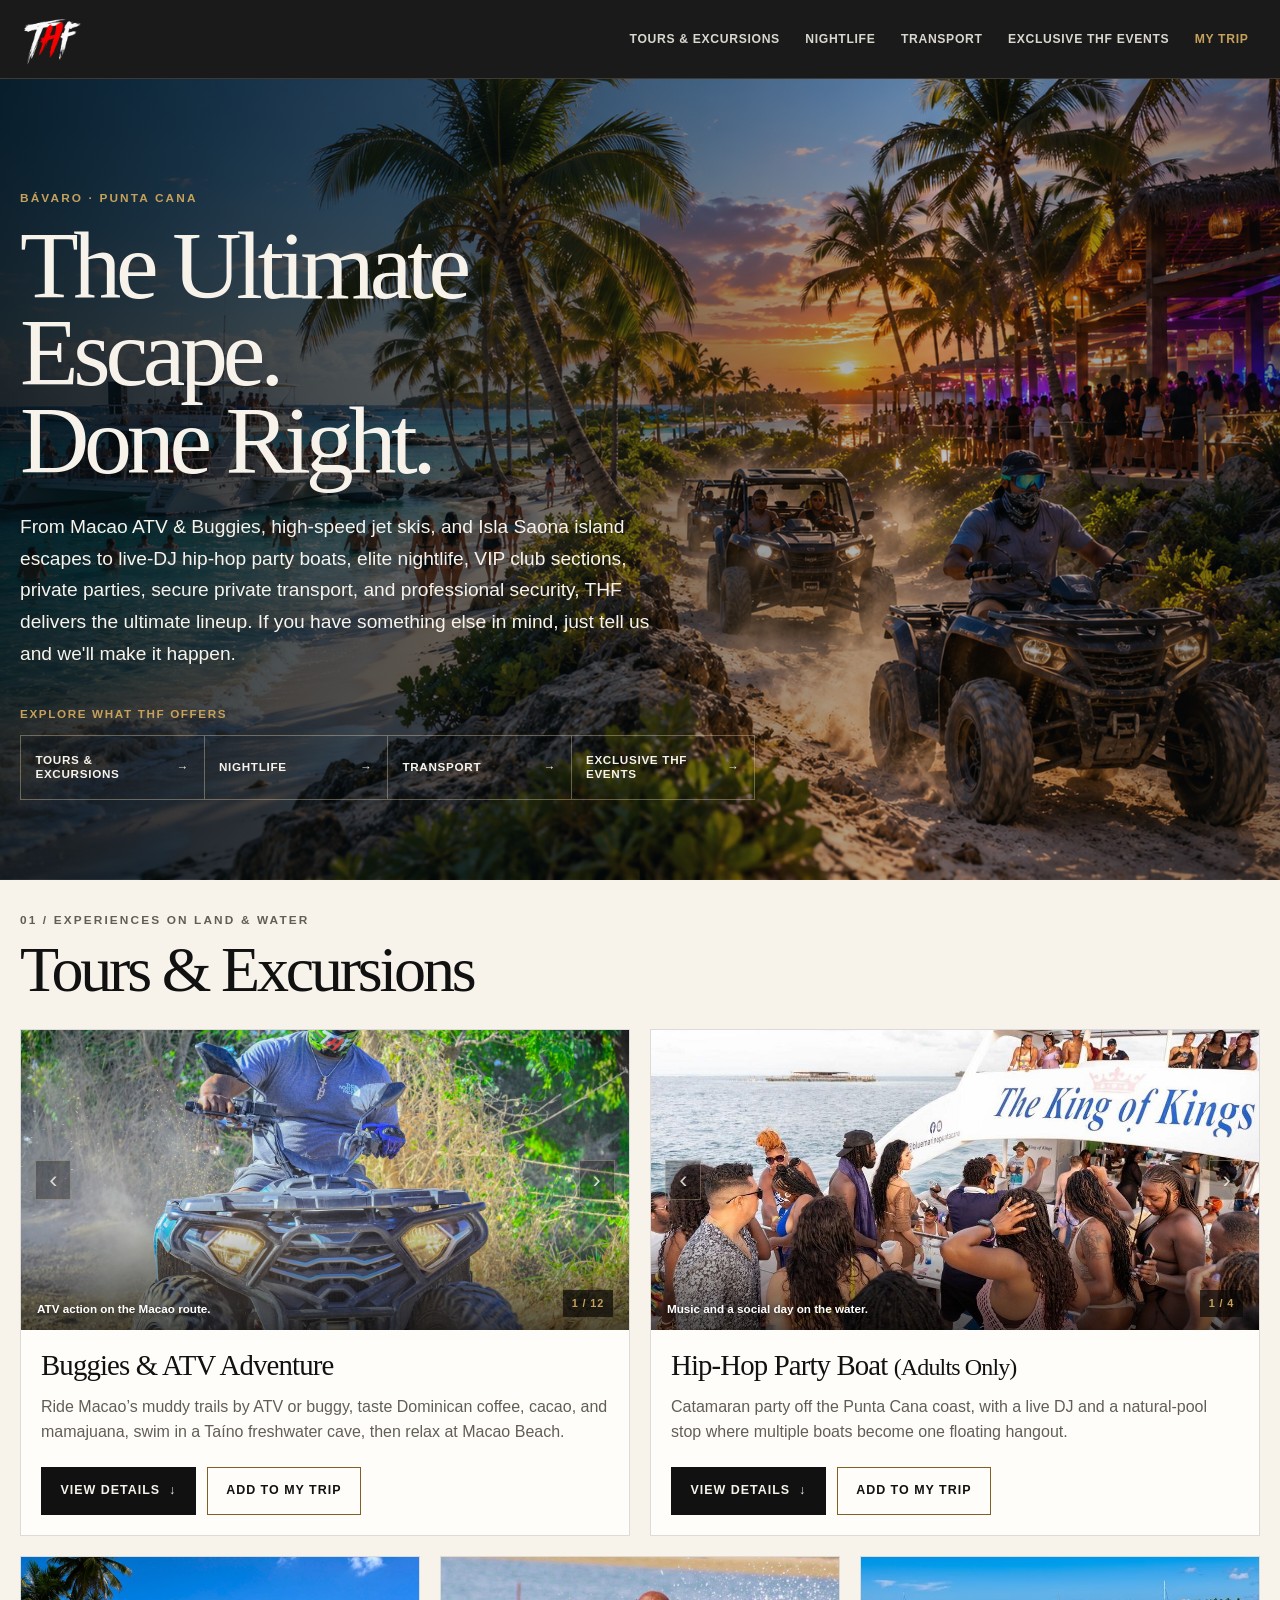
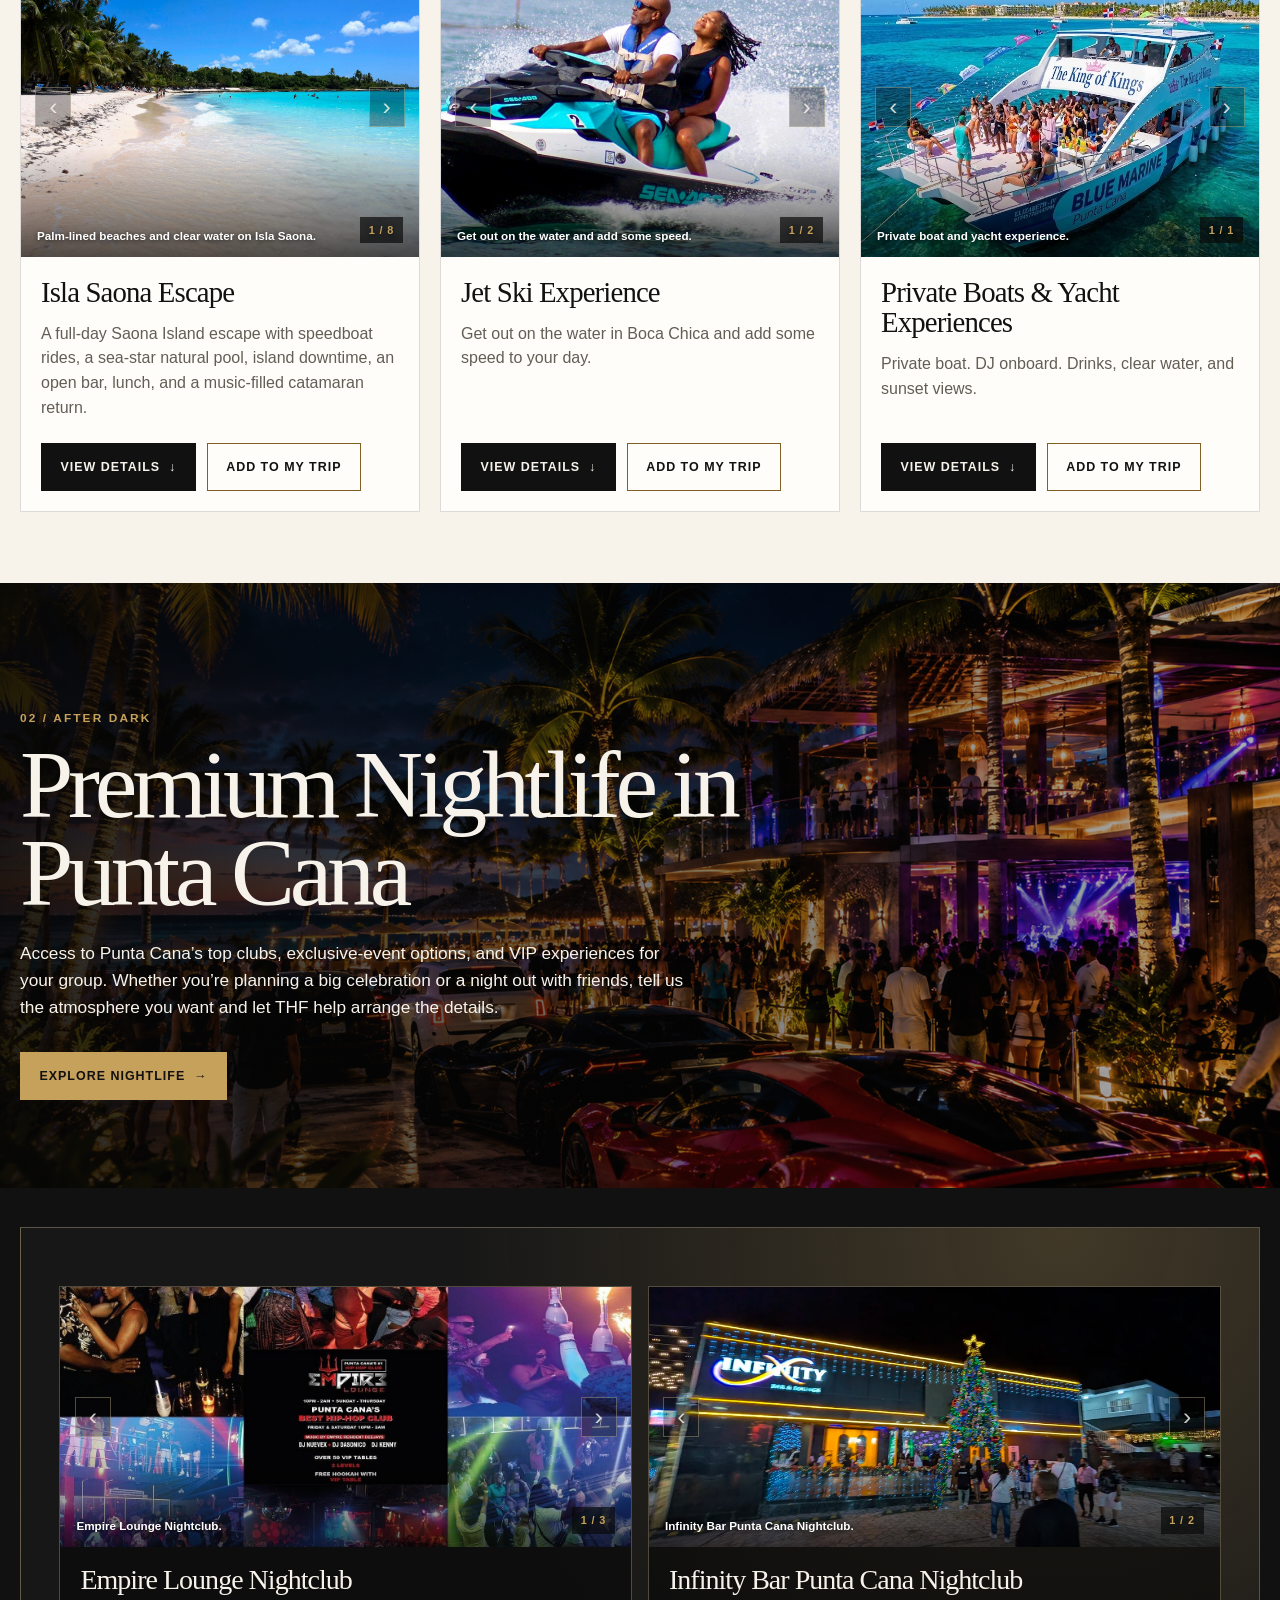
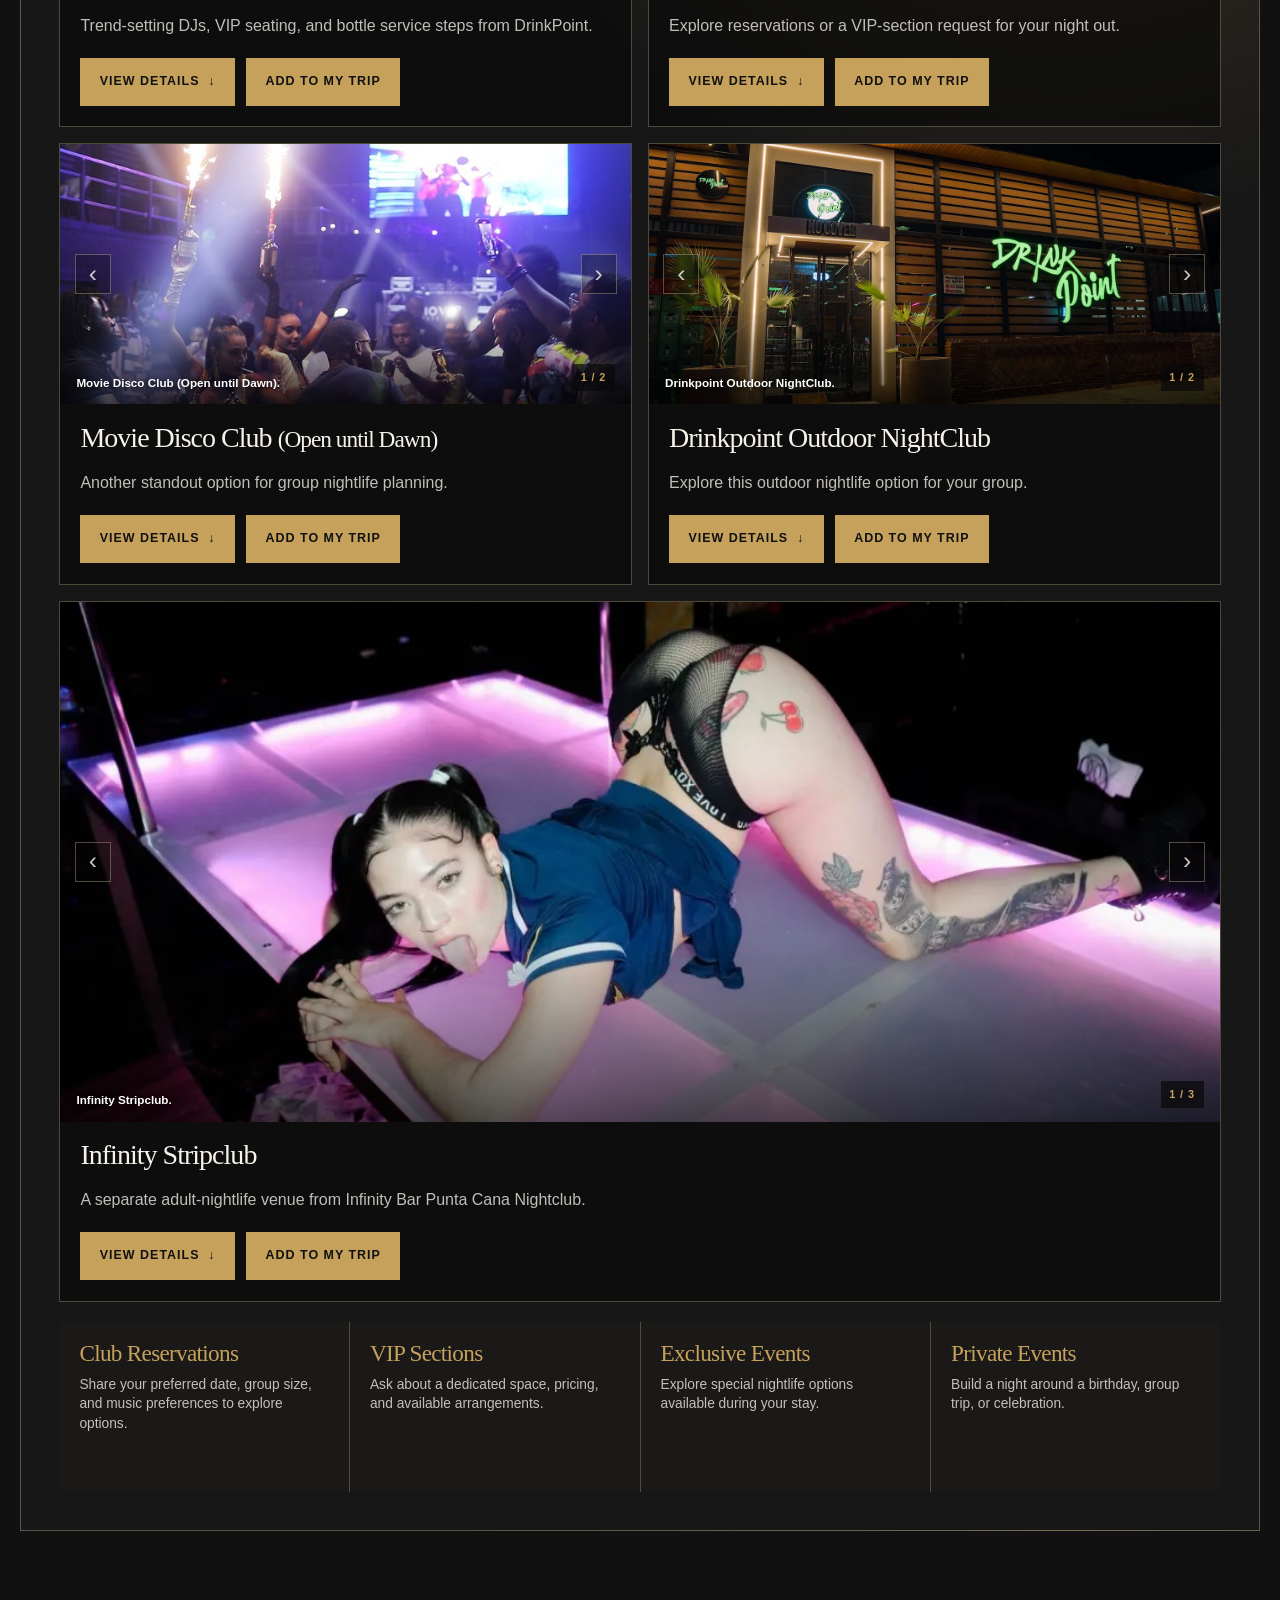
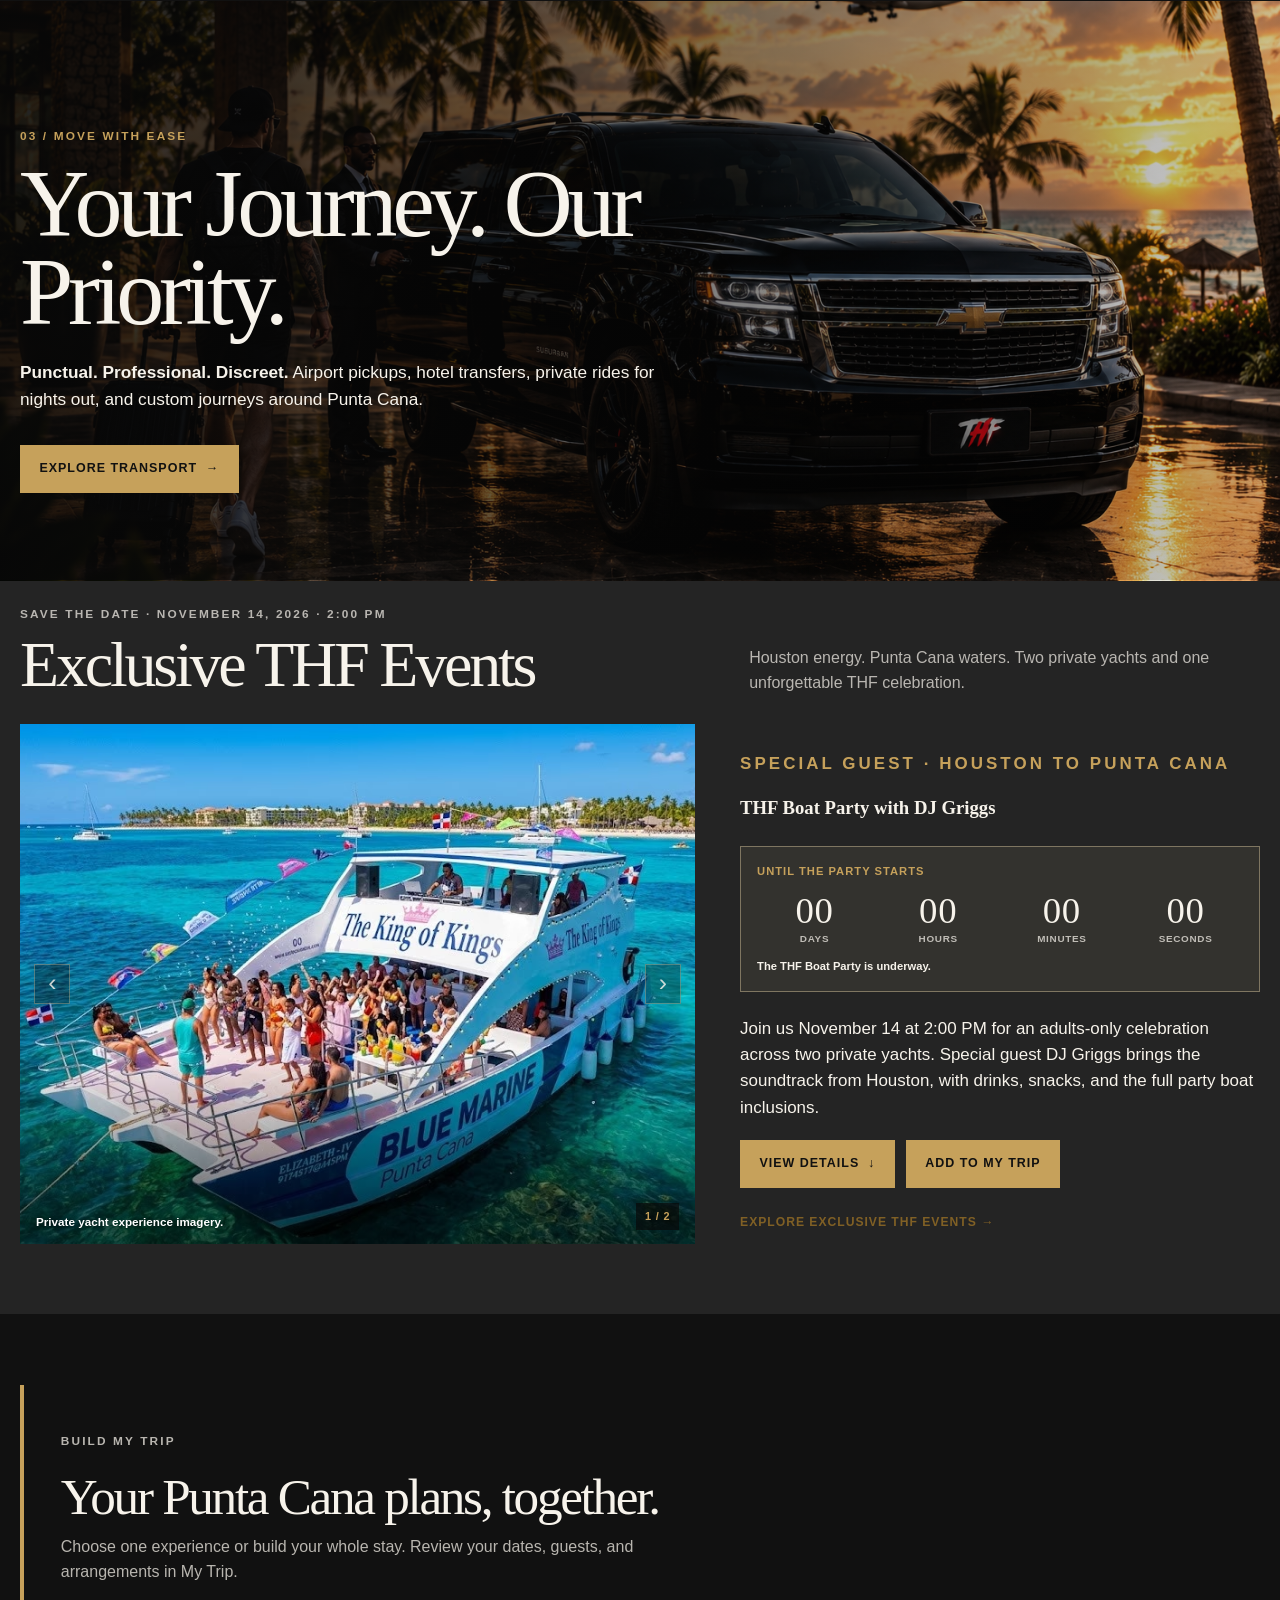
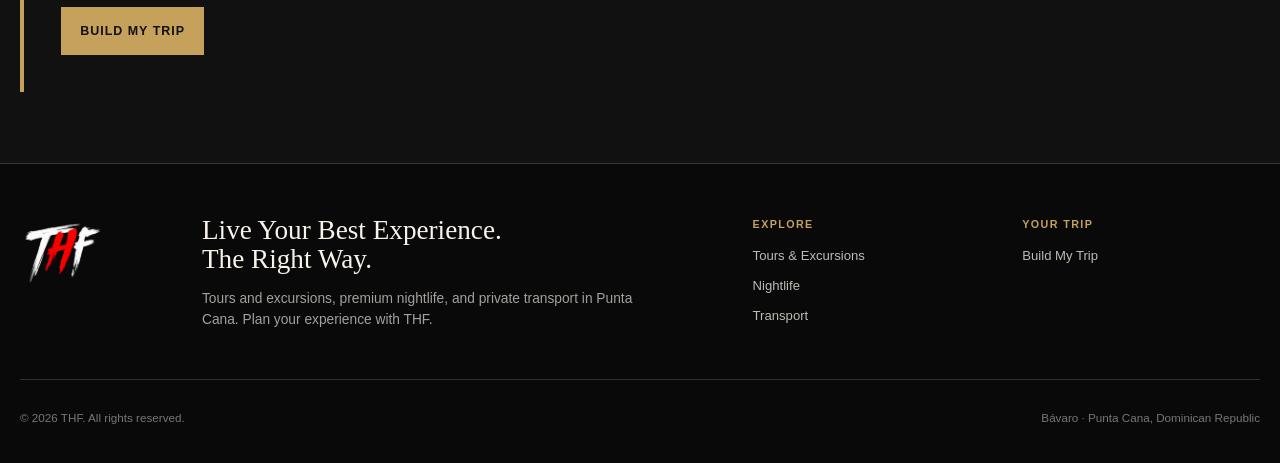
<file: index.html>
<!doctype html>
<html lang="en">
<head>
  <meta charset="utf-8">
  <meta name="viewport" content="width=device-width, initial-scale=1">
  <meta name="description" content="THF plans tours and excursions, premium nightlife, and private transport in Bávaro and Punta Cana.">
  <title>THF | Punta Cana Experiences</title>
  <link rel="stylesheet" href="styles.css">
  <script src="app.js" defer></script>
</head>
<body>
  <a class="skip-link" href="#main-content">Skip to content</a>
  <header class="site-header">
    <div class="nav-shell">
      <a class="brand" href="index.html" aria-label="THF home"><img src="public/images/THF_LOGO.png" alt="THF"></a>
      <button class="nav-toggle" type="button" data-nav-toggle aria-expanded="false" aria-controls="site-navigation" aria-label="Open navigation"><span></span><span></span><span></span></button>
      <nav class="site-nav" id="site-navigation" data-site-nav aria-label="Main navigation">
        
        <a href="tours.html">Tours &amp; Excursions</a>
        <a href="nightlife.html">Nightlife</a>
        <a href="transport.html">Transport</a>
        <a href="events.html">Exclusive THF Events</a>
      <a href="trip.html" class="nav-trip">My Trip</a>
      </nav>
    </div>
  </header>

  <main id="main-content" class="main">
    <section class="home-hero" aria-labelledby="hero-heading">
      <div class="hero-inner">
        <div class="hero-content">
          <p class="location">Bávaro · Punta Cana</p>
          <h1 id="hero-heading">The Ultimate Escape.<br>Done Right.</h1>
          <p class="hero-copy">From Macao ATV & Buggies, high-speed jet skis, and Isla Saona island escapes to live-DJ hip-hop party boats, elite nightlife, VIP club sections, private parties, secure private transport, and professional security, THF delivers the ultimate lineup. If you have something else in mind, just tell us and we'll make it happen.</p>
          <nav class="hero-explore" aria-label="Explore THF categories">
            <p>Explore what THF offers</p>
            <div>
              <a href="tours.html">Tours &amp; Excursions <span aria-hidden="true">→</span></a>
              <a href="nightlife.html">Nightlife <span aria-hidden="true">→</span></a>
              <a href="transport.html">Transport <span aria-hidden="true">→</span></a>
              <a href="events.html">Exclusive THF Events <span aria-hidden="true">→</span></a>
            </div>
          </nav>
        </div>
      </div>
    </section>

    <section class="section section--ivory" id="tours" aria-labelledby="tours-heading">
      <div class="shell">
        <div class="section-intro">
          <div>
            <p class="eyebrow">01 / Experiences on land &amp; water</p>
            <h2 id="tours-heading">Tours &amp; Excursions</h2>
          </div>
        </div>
        <div class="service-grid">
          <article class="service-card service-card--half">
            <button class="experience-preview" type="button" data-open-experience="buggies" aria-label="Open Buggies and ATV Adventure details and photos"><img src="public/images/atv1.jpeg" alt="Off-road buggy moving through a muddy trail" loading="lazy"></button>
            <div class="service-card__body">
              <h3>Buggies &amp; ATV Adventure</h3>
              <p>Ride Macao’s muddy trails by ATV or buggy, taste Dominican coffee, cacao, and mamajuana, swim in a Taíno freshwater cave, then relax at Macao Beach.</p>
              <button class="card-link card-link--button" type="button" data-open-experience="buggies">Explore the adventure <span aria-hidden="true">→</span></button>
            </div>
          </article>
          <article class="service-card service-card--half">
            <button class="experience-preview" type="button" data-open-experience="partyboat" aria-label="Open Hip-Hop Party Boat Adults Only details and photos"><img src="public/images/partyboat3.jpg" alt="Guests enjoying a DJ-led party boat on the water" loading="lazy"></button>
            <div class="service-card__body">
              <h3>Hip-Hop Party Boat <small>(Adults Only)</small></h3>
              <p>Catamaran party off the Punta Cana coast, with a live DJ and a natural-pool stop where multiple boats become one floating hangout.</p>
              <button class="card-link card-link--button" type="button" data-open-experience="partyboat">Explore the party boat <span aria-hidden="true">→</span></button>
            </div>
          </article>
          <article class="service-card">
            <button class="experience-preview" type="button" data-open-experience="saona" aria-label="Open Isla Saona Escape details and photos"><img src="public/images/Isla Saona.jpg" alt="Palm-lined shoreline on Isla Saona" loading="lazy"></button>
            <div class="service-card__body">
              <h3>Isla Saona Escape</h3>
              <p>A full-day Saona Island escape with speedboat rides, a sea-star natural pool, island downtime, an open bar, lunch, and a music-filled catamaran return.</p>
              <button class="card-link card-link--button" type="button" data-open-experience="saona">Explore Saona <span aria-hidden="true">→</span></button>
            </div>
          </article>
          <article class="service-card">
            <button class="experience-preview" type="button" data-open-experience="jetski" aria-label="Open Jet Ski Experience details and photos"><img src="public/images/jetski.jpg" alt="Two riders on a Jet Ski in clear water" loading="lazy"></button>
            <div class="service-card__body">
              <h3>Jet Ski Experience</h3>
              <p>Get out on the water in Boca Chica and add some speed to your day.</p>
              <button class="card-link card-link--button" type="button" data-open-experience="jetski">Explore Jet Skis <span aria-hidden="true">→</span></button>
            </div>
          </article>
          <article class="service-card">
            <button class="experience-preview" type="button" data-open-experience="private-yacht" aria-label="Open Private Boats and Yacht Experiences details and photos"><img src="public/images/PrivateYath.avif" alt="Private yacht on clear water in Punta Cana" loading="lazy"></button>
            <div class="service-card__body">
              <h3>Private Boats &amp; Yacht Experiences</h3>
              <p>Private boat. DJ onboard. Drinks, clear water, and sunset views.</p>
              <button class="card-link card-link--button" type="button" data-open-experience="private-yacht">Explore private boats <span aria-hidden="true">→</span></button>
            </div>
          </article>
        </div>
      </div>
    </section>

    <section class="page-hero page-hero--dark page-hero--nightlife home-category-hero" id="nightlife" style="--hero-image: url('public/images/Nightlife.png');" aria-labelledby="nightlife-heading">
      <div class="page-hero-inner"><div class="page-hero-copy">
        <p class="eyebrow">02 / After dark</p>
        <h2 id="nightlife-heading">Premium Nightlife in Punta Cana</h2>
        <p>Access to Punta Cana’s top clubs, exclusive-event options, and VIP experiences for your group. Whether you’re planning a big celebration or a night out with friends, tell us the atmosphere you want and let THF help arrange the details.</p>
        <div class="nightlife-actions"><a class="button" href="nightlife.html">Explore Nightlife <span aria-hidden="true">→</span></a></div>
      </div></div>
    </section>

    <section class="section section--dark home-nightlife-details" aria-label="Nightlife venues and options">
      <div class="shell">
        <div class="nightlife-panel">
          <div class="nightlife-venue-grid" aria-label="Featured Punta Cana nightlife venues">
            <article class="nightlife-venue">
              <button class="experience-preview" type="button" data-open-experience="venue-empire" aria-label="Open Empire Lounge Nightclub details and photos"><img src="public/images/nightlife_Empire_Club.jpg" alt="Empire Lounge Nightclub nightlife scene" loading="lazy"></button>
              <div><h3>Empire Lounge Nightclub</h3><p>Trend-setting DJs, VIP seating, and bottle service steps from DrinkPoint.</p></div>
            </article>
            <article class="nightlife-venue">
              <button class="experience-preview" type="button" data-open-experience="venue-infinity" aria-label="Open Infinity Bar Punta Cana Nightclub details and photos"><img src="public/images/Nightlife_Infinity_Club.webp" alt="Infinity Bar Punta Cana Nightclub nightlife scene" loading="lazy"></button>
              <div><h3>Infinity Bar Punta Cana Nightclub</h3><p>Explore reservations or a VIP-section request for your night out.</p></div>
            </article>
            <article class="nightlife-venue">
              <button class="experience-preview" type="button" data-open-experience="venue-movie" aria-label="Open Movie Disco Club details and photos"><img src="public/images/nightlife_MOVIE_Club.jpg" alt="Movie Disco Club nightlife scene" loading="lazy"></button>
              <div><h3>Movie Disco Club <small>(Open until Dawn)</small></h3><p>Another standout option for group nightlife planning.</p></div>
            </article>
            <article class="nightlife-venue">
              <button class="experience-preview" type="button" data-open-experience="venue-drinkpoint" aria-label="Open Drinkpoint Outdoor NightClub details and photos"><img src="public/images/Nightlife_drinkpoint.webp" alt="Drinkpoint Outdoor NightClub nightlife scene" loading="lazy"></button>
              <div><h3>Drinkpoint Outdoor NightClub</h3><p>Explore this outdoor nightlife option for your group.</p></div>
            </article>
            <article class="nightlife-venue nightlife-venue--wide">
              <button class="experience-preview" type="button" data-open-experience="venue-infinity-stripclub" aria-label="Open Infinity Stripclub details and photos"><img src="public/images/Nightlife_Infinity_Stripclub.webp" alt="Infinity Stripclub interior" loading="lazy"></button>
              <div><h3>Infinity Stripclub</h3><p>A separate adult-nightlife venue from Infinity Bar Punta Cana Nightclub.</p></div>
            </article>
          </div>
          <div class="offer-grid" aria-label="Nightlife offerings">
            <div class="offer"><h3>Club Reservations</h3><p>Share your preferred date, group size, and music preferences to explore options.</p></div>
            <div class="offer"><h3>VIP Sections</h3><p>Ask about a dedicated space, pricing, and available arrangements.</p></div>
            <div class="offer"><h3>Exclusive Events</h3><p>Explore special nightlife options available during your stay.</p></div>
            <div class="offer"><h3>Private Events</h3><p>Build a night around a birthday, group trip, or celebration.</p></div>
          </div>
        </div>
      </div>
    </section>

    <section class="page-hero page-hero--transport home-category-hero" id="transport" style="--hero-image: url('public/images/transport2.png');" aria-labelledby="transport-heading">
      <div class="page-hero-inner"><div class="page-hero-copy">
        <p class="eyebrow">03 / Move with ease</p>
        <h2 id="transport-heading">Your Journey. Our Priority.</h2>
        <p><strong>Punctual. Professional. Discreet.</strong> Airport pickups, hotel transfers, private rides for nights out, and custom journeys around Punta Cana.</p>
        <div class="nightlife-actions"><a class="button" href="transport.html">Explore Transport <span aria-hidden="true">→</span></a></div>
      </div></div>
    </section>

    <section class="section section--charcoal" aria-labelledby="exclusive-events-heading">
      <div class="shell">
        <div class="section-intro"><div><p class="eyebrow">Save the date · November 14, 2026 · 2:00 PM</p><h2 id="exclusive-events-heading">Exclusive THF Events</h2></div><p>Houston energy. Punta Cana waters. Two private yachts and one unforgettable THF celebration.</p></div>
        <div class="private-feature">
          <button class="experience-preview private-feature__visual" type="button" data-open-experience="thf-boat-party" aria-label="View THF Boat Party photos"><img src="public/images/PrivateYath.avif" alt="Private yacht on clear water" loading="lazy"></button>
          <div class="private-feature__content"><p class="eyebrow">Special guest · Houston to Punta Cana</p><h3>THF Boat Party with DJ Griggs</h3><div class="event-countdown event-countdown--compact" data-event-countdown data-event-start="2026-11-14T14:00:00-04:00" aria-label="Countdown to THF Boat Party"><p>Until the party starts</p><div class="event-countdown__units" aria-live="polite"><span><strong data-countdown-days>—</strong>days</span><span><strong data-countdown-hours>—</strong>hours</span><span><strong data-countdown-minutes>—</strong>minutes</span><span><strong data-countdown-seconds>—</strong>seconds</span></div><p class="event-countdown__status" data-countdown-status></p></div><p>Join us November 14 at 2:00 PM for an adults-only celebration across two private yachts. Special guest DJ Griggs brings the soundtrack from Houston, with drinks, snacks, and the full party boat inclusions.</p><button class="button" type="button" data-open-experience="thf-boat-party">View details ↓</button><p><a class="card-link" href="events.html">Explore Exclusive THF Events →</a></p></div>
        </div>
      </div>
    </section>

    <section class="section inquiry-section trip-planning-invitation" id="inquiry" aria-labelledby="inquiry-heading">
      <div class="shell page-cta"><p class="eyebrow">Build My Trip</p><h2 id="inquiry-heading">Your Punta Cana plans, together.</h2><p>Choose one experience or build your whole stay. Review your dates, guests, and arrangements in My Trip.</p><a class="button" href="trip.html" data-trip-destination>Build My Trip <span aria-hidden="true">→</span></a></div>
    </section>
  </main>

  <footer class="site-footer">
    <div class="footer-shell">
      <div class="footer-top">
        <a class="footer-brand" href="index.html" aria-label="THF home"><img src="public/images/THF_LOGO.png" alt="THF"></a>
        <div><p class="footer-claim">Live Your Best Experience.<br>The Right Way.</p><p class="footer-copy">Tours and excursions, premium nightlife, and private transport in Punta Cana. Plan your experience with THF.</p></div>
        <div class="footer-links"><strong>Explore</strong><a href="tours.html">Tours &amp; Excursions</a><a href="nightlife.html">Nightlife</a><a href="transport.html">Transport</a></div>
        <div class="footer-links"><strong>Your trip</strong><a href="trip.html" data-trip-destination>Build My Trip</a></div>
      </div>
      <div class="footer-bottom"><p>© <span data-current-year>2026</span> THF. All rights reserved.</p><p>Bávaro · Punta Cana, Dominican Republic</p></div>
    </div>
  </footer>
</body>
</html>
</file>
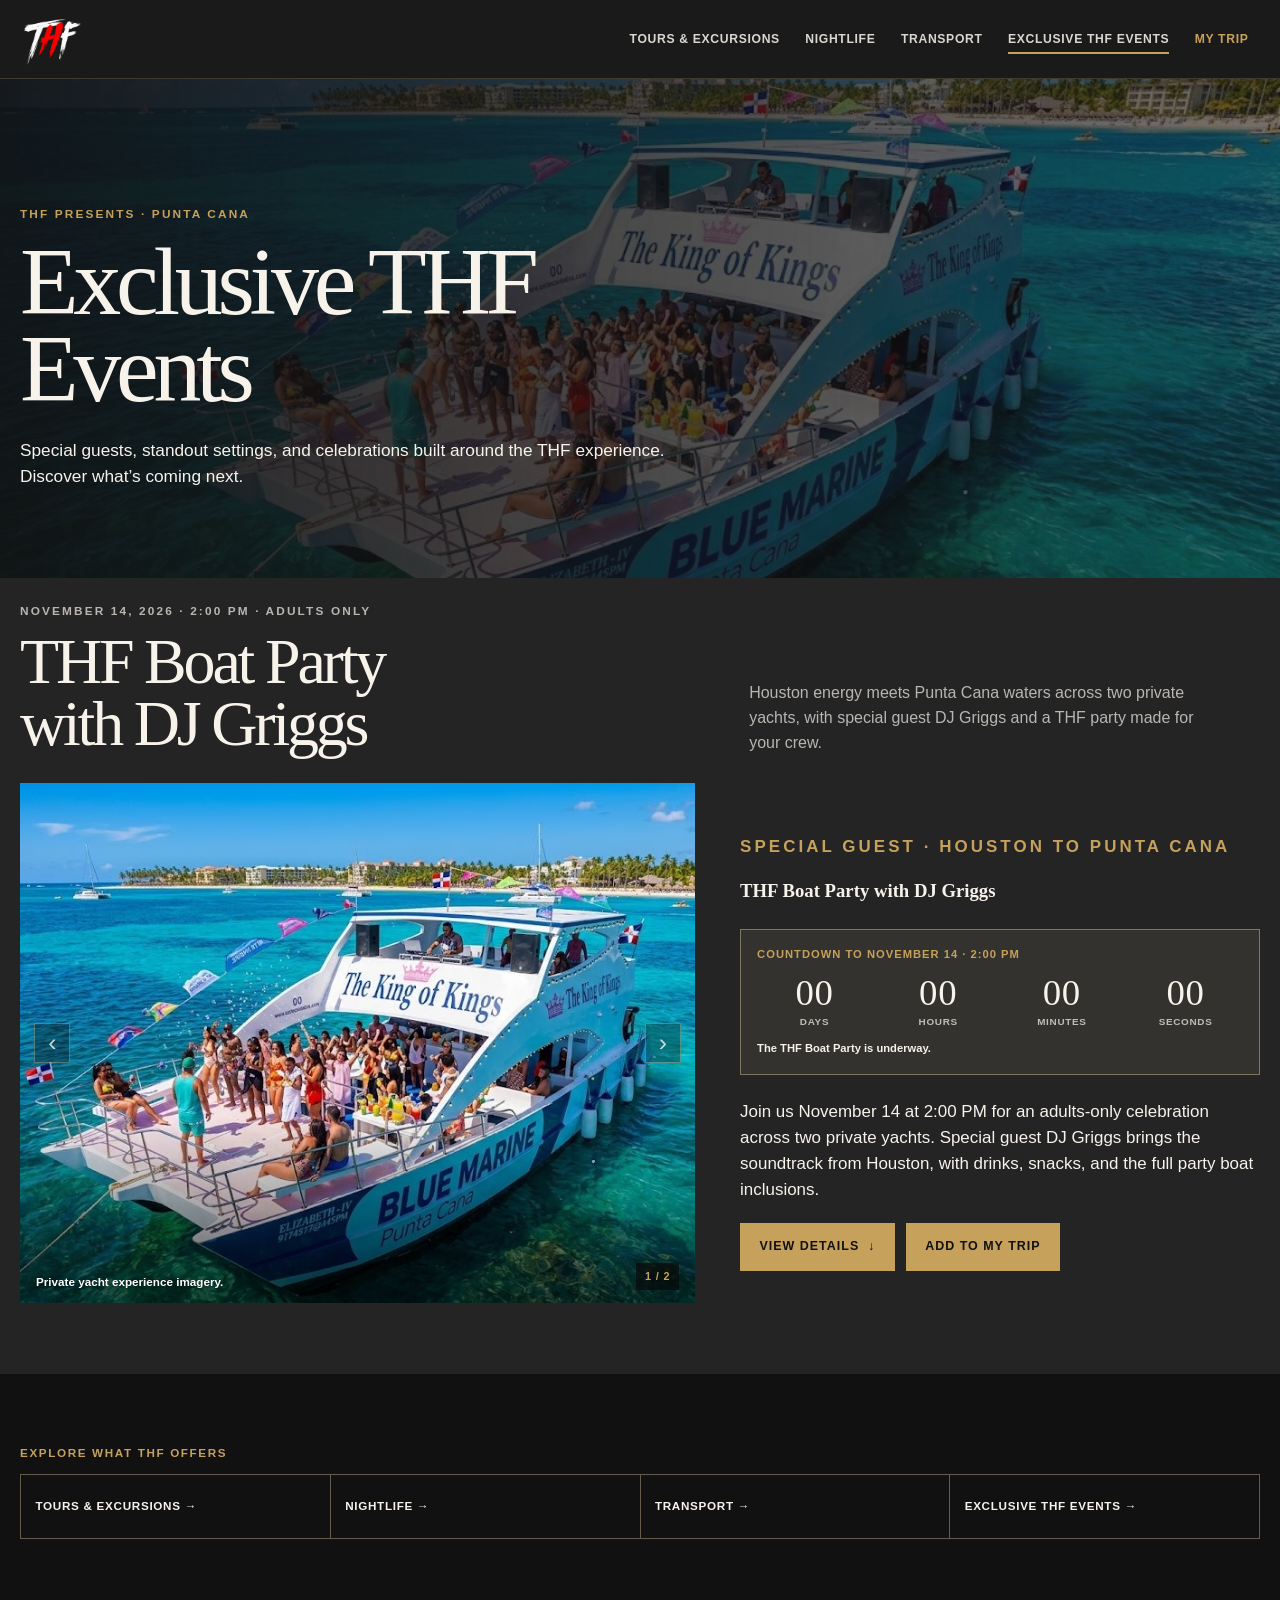
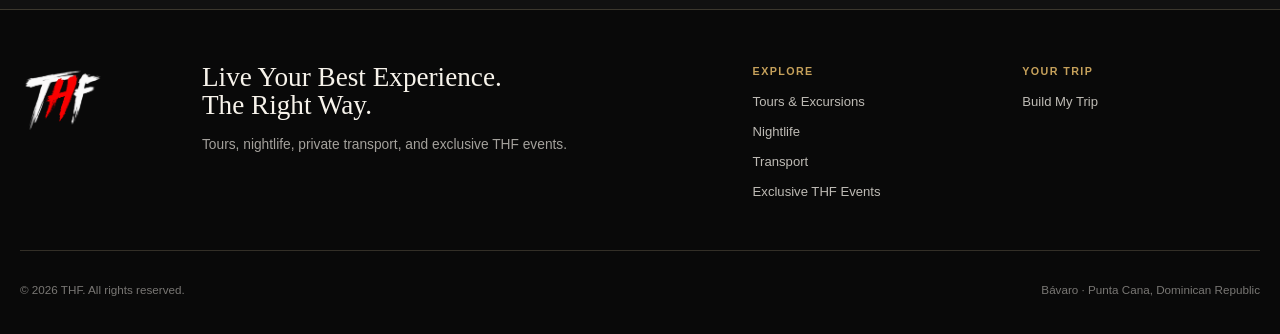
<file: events.html>
<!doctype html>
<html lang="en">
<head>
  <meta charset="utf-8">
  <meta name="viewport" content="width=device-width, initial-scale=1">
  <meta name="description" content="Exclusive THF Events in Punta Cana. Join the November 14, 2026 THF Boat Party with special guest DJ Griggs from Houston across two private yachts.">
  <title>Exclusive THF Events | THF</title>
  <link rel="stylesheet" href="styles.css">
  <script src="app.js" defer></script>
</head>
<body>
  <a class="skip-link" href="#main-content">Skip to content</a>
  <header class="site-header"><div class="nav-shell">
    <a class="brand" href="index.html" aria-label="THF home"><img src="public/images/THF_LOGO.png" alt="THF"></a>
    <button class="nav-toggle" type="button" data-nav-toggle aria-expanded="false" aria-controls="site-navigation" aria-label="Open navigation"><span></span><span></span><span></span></button>
    <nav class="site-nav" id="site-navigation" data-site-nav aria-label="Main navigation">
      <a href="tours.html">Tours &amp; Excursions</a><a href="nightlife.html">Nightlife</a><a href="transport.html">Transport</a><a href="events.html" aria-current="page">Exclusive THF Events</a>
    <a href="trip.html" class="nav-trip">My Trip</a>
      </nav>
  </div></header>
  <main id="main-content" class="main">
    <section class="page-hero" style="--hero-image: url('public/images/PrivateYath.avif');" aria-labelledby="events-hero-heading">
      <div class="page-hero-inner"><div class="page-hero-copy"><p class="eyebrow">THF presents · Punta Cana</p><h1 id="events-hero-heading">Exclusive THF Events</h1><p>Special guests, standout settings, and celebrations built around the THF experience. Discover what’s coming next.</p></div></div>
    </section>
    <section class="section section--charcoal" aria-labelledby="boat-event-heading"><div class="shell">
      <div class="section-intro"><div><p class="eyebrow"><time datetime="2026-11-14T14:00:00-04:00">November 14, 2026 · 2:00 PM</time> · Adults only</p><h2 id="boat-event-heading">THF Boat Party<br>with DJ Griggs</h2></div><p>Houston energy meets Punta Cana waters across two private yachts, with special guest DJ Griggs and a THF party made for your crew.</p></div>
      <div class="private-feature">
        <button class="experience-preview private-feature__visual" type="button" data-open-experience="thf-boat-party" aria-label="View THF Boat Party photos"><img src="public/images/PrivateYath.avif" alt="Private yacht on clear water"></button>
        <div class="private-feature__content"><p class="eyebrow">Special guest · Houston to Punta Cana</p><h3>THF Boat Party with DJ Griggs</h3><div class="event-countdown" data-event-countdown data-event-start="2026-11-14T14:00:00-04:00" aria-label="Countdown to THF Boat Party"><p>Countdown to November 14 · 2:00 PM</p><div class="event-countdown__units" aria-live="polite"><span><strong data-countdown-days>—</strong>days</span><span><strong data-countdown-hours>—</strong>hours</span><span><strong data-countdown-minutes>—</strong>minutes</span><span><strong data-countdown-seconds>—</strong>seconds</span></div><p class="event-countdown__status" data-countdown-status></p></div><p>Join us November 14 at 2:00 PM for an adults-only celebration across two private yachts. Special guest DJ Griggs brings the soundtrack from Houston, with drinks, snacks, and the full party boat inclusions.</p><button class="button" type="button" data-open-experience="thf-boat-party">View details ↓</button></div>
      </div>
    </div></section>
    <section class="section section--dark footer-explore" aria-label="Explore THF categories"><div class="shell"><nav class="hero-explore"><p>Explore what THF offers</p><div><a href="tours.html">Tours &amp; Excursions →</a><a href="nightlife.html">Nightlife →</a><a href="transport.html">Transport →</a><a href="events.html" aria-current="page">Exclusive THF Events →</a></div></nav></div></section>
  </main>
  <footer class="site-footer"><div class="footer-shell"><div class="footer-top">
    <a class="footer-brand" href="index.html" aria-label="THF home"><img src="public/images/THF_LOGO.png" alt="THF"></a>
    <div><p class="footer-claim">Live Your Best Experience.<br>The Right Way.</p><p class="footer-copy">Tours, nightlife, private transport, and exclusive THF events.</p></div>
    <div class="footer-links"><strong>Explore</strong><a href="tours.html">Tours &amp; Excursions</a><a href="nightlife.html">Nightlife</a><a href="transport.html">Transport</a><a href="events.html">Exclusive THF Events</a></div>
    <div class="footer-links"><strong>Your trip</strong><a href="trip.html" data-trip-destination>Build My Trip</a></div>
  </div><div class="footer-bottom"><p>© <span data-current-year>2026</span> THF. All rights reserved.</p><p>Bávaro · Punta Cana, Dominican Republic</p></div></div></footer>
</body>
</html>
</file>
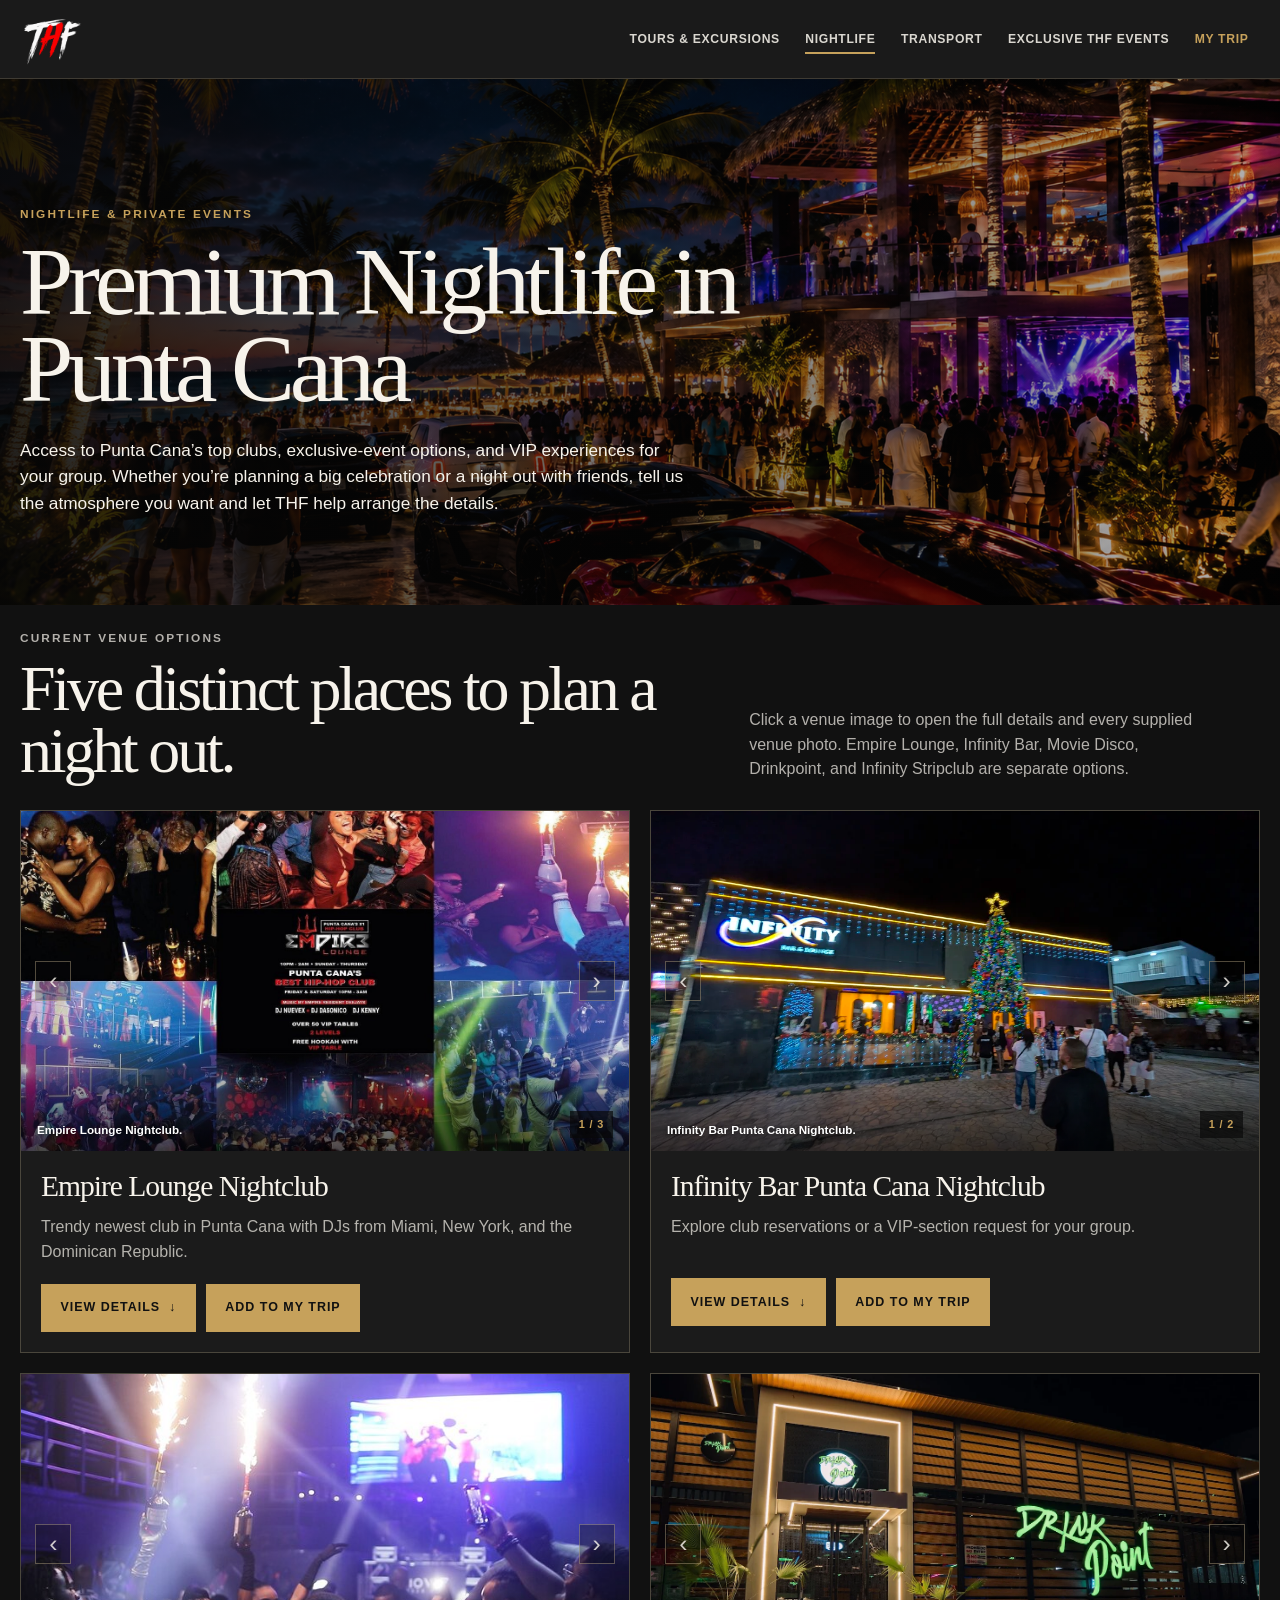
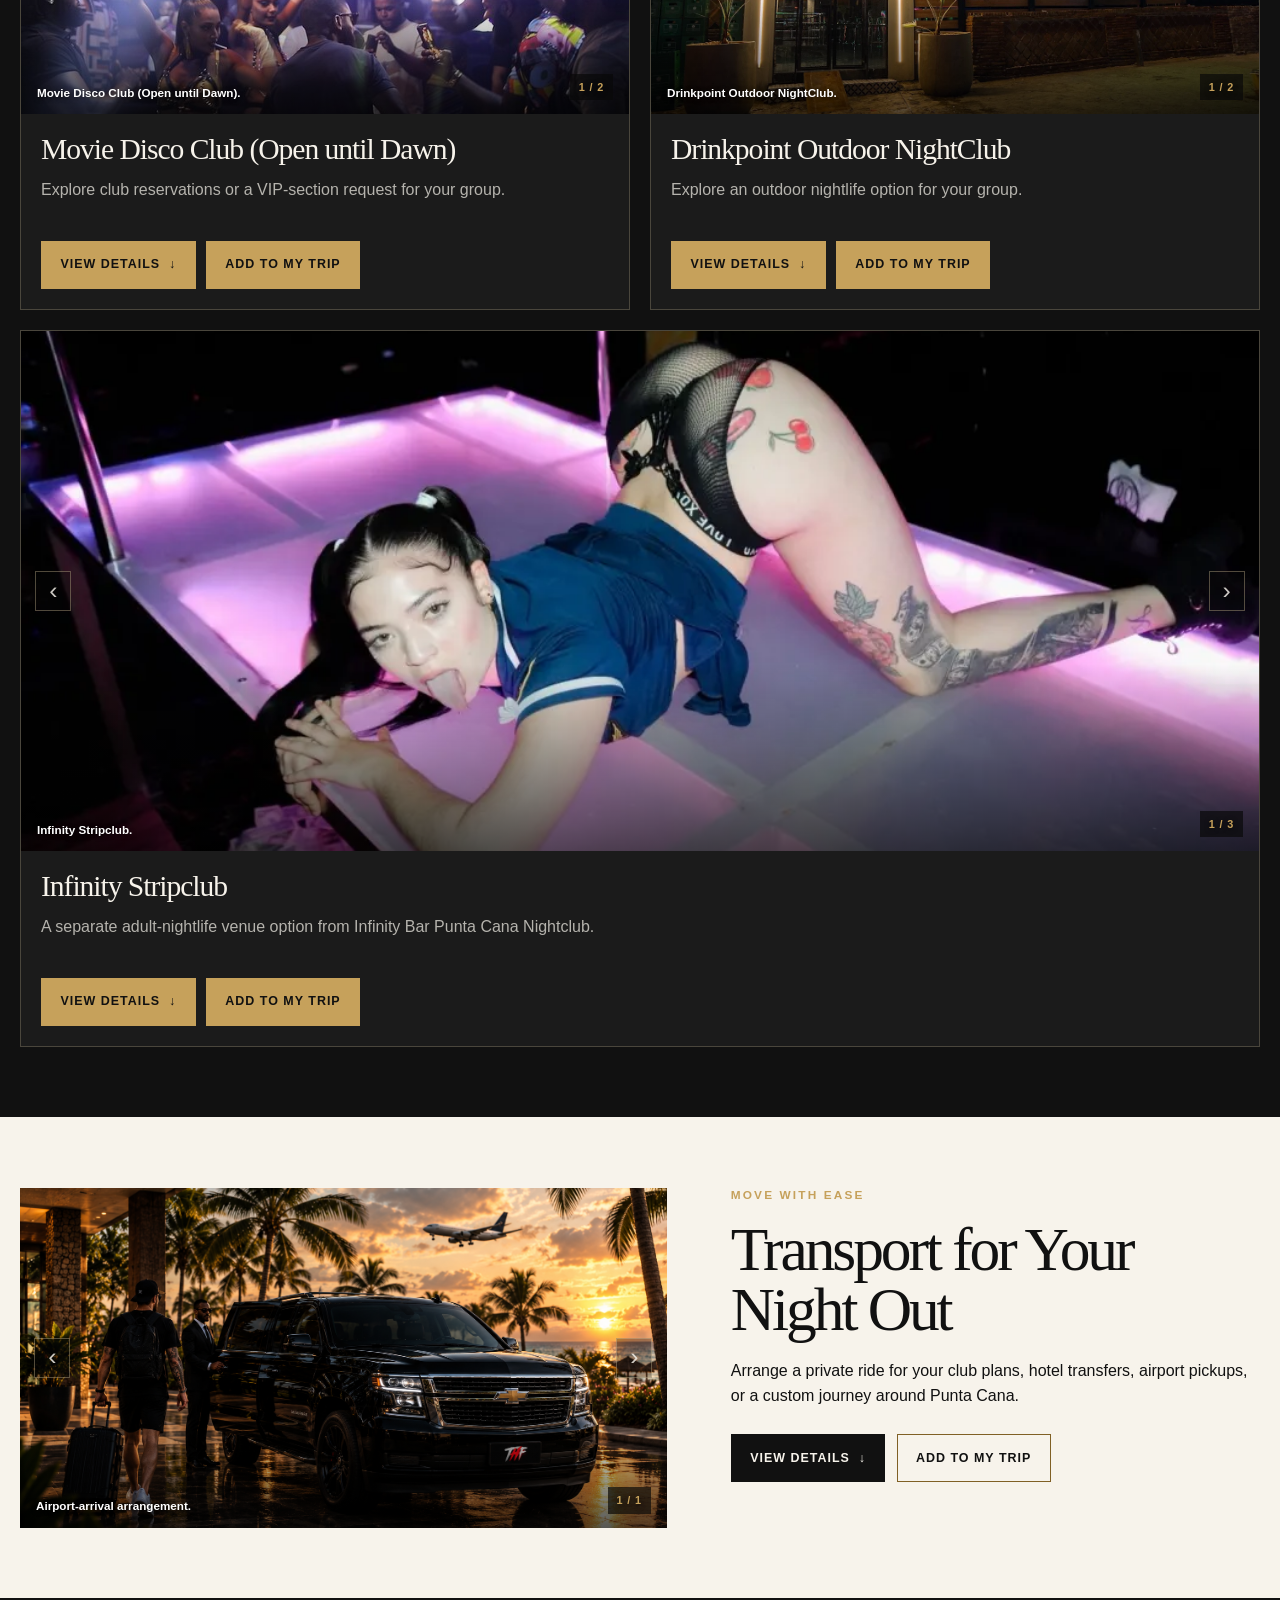
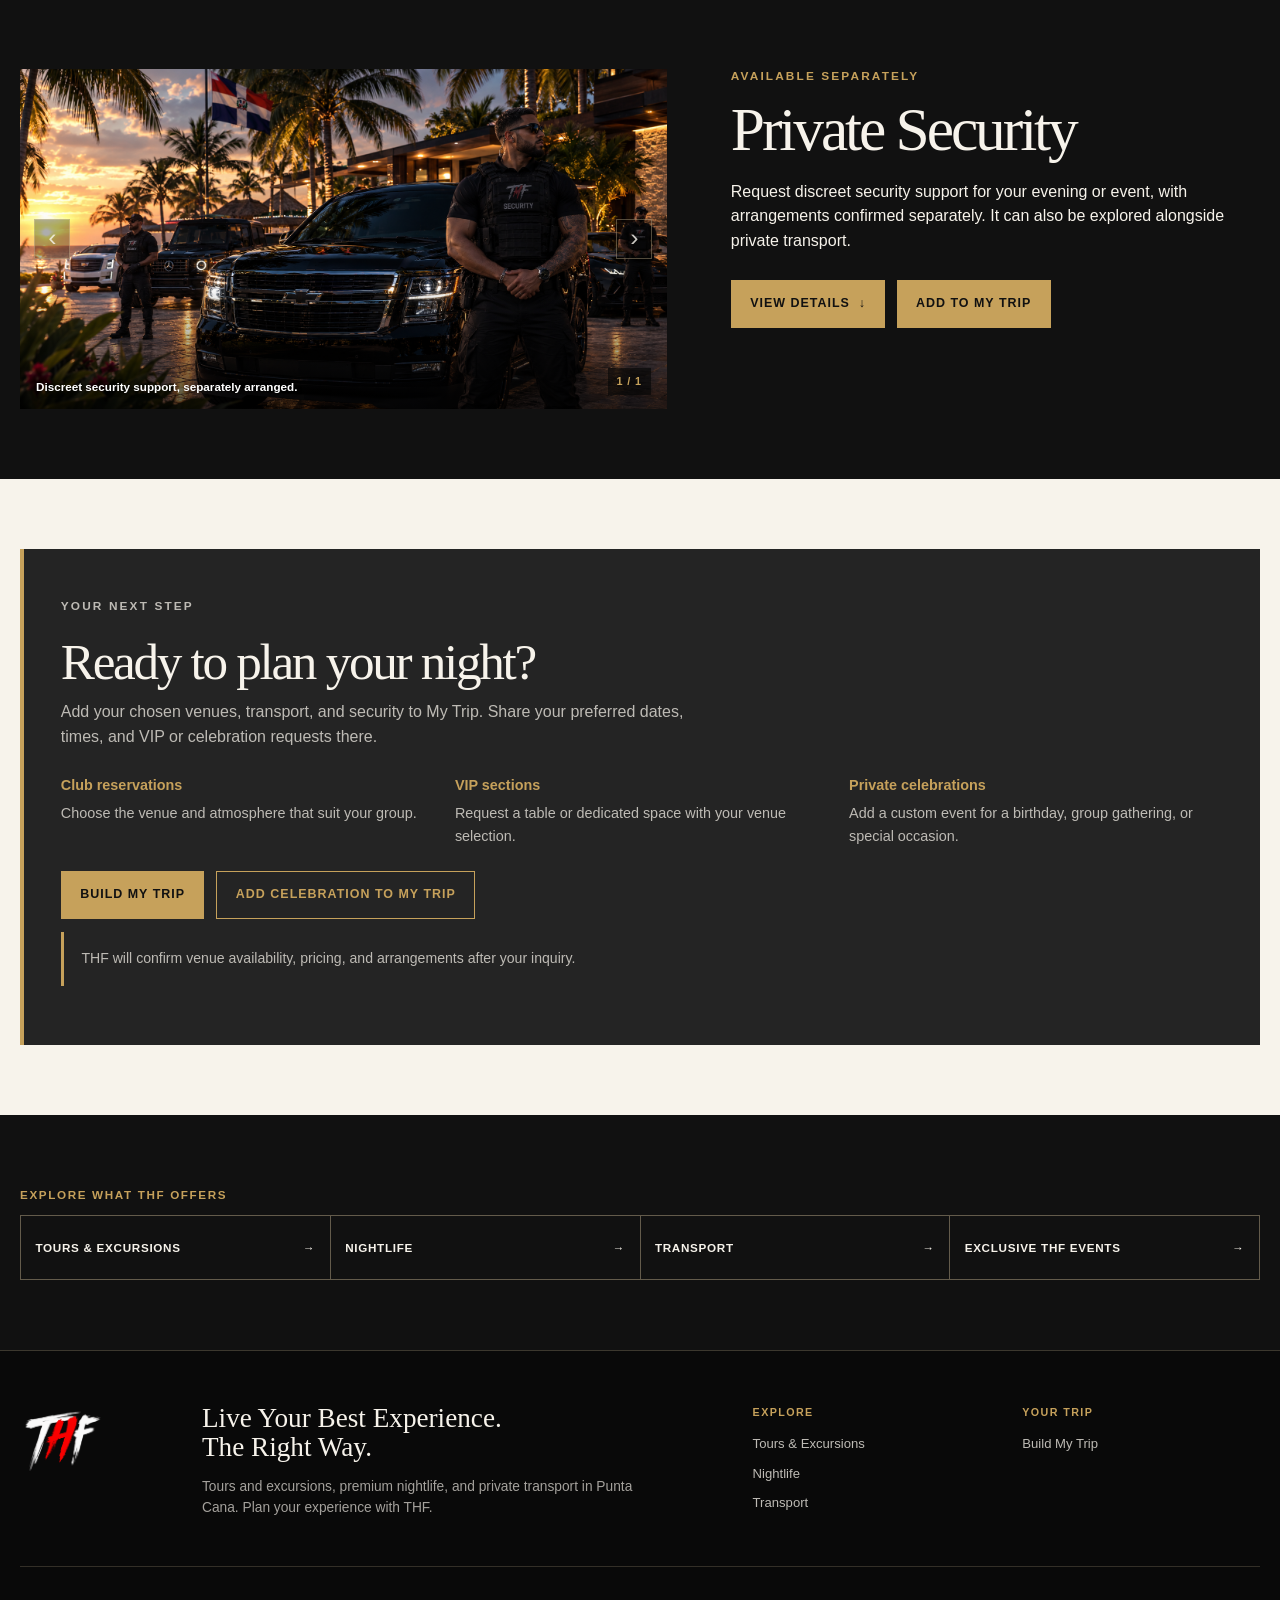
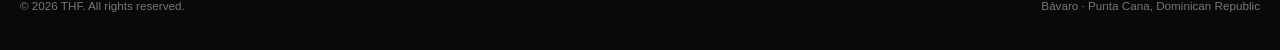
<file: nightlife.html>
<!doctype html>
<html lang="en">
<head>
  <meta charset="utf-8">
  <meta name="viewport" content="width=device-width, initial-scale=1">
  <meta name="description" content="Explore THF nightlife planning in Punta Cana, including Empire Lounge Nightclub, Infinity Bar Punta Cana Nightclub, Movie Disco Club, Drinkpoint Outdoor NightClub, Infinity Stripclub, VIP options, and private events.">
  <title>Premium Nightlife | THF</title>
  <link rel="stylesheet" href="styles.css">
  <script src="app.js" defer></script>
</head>
<body>
  <a class="skip-link" href="#main-content">Skip to content</a>
  <header class="site-header">
    <div class="nav-shell">
      <a class="brand" href="index.html" aria-label="THF home"><img src="public/images/THF_LOGO.png" alt="THF"></a>
      <button class="nav-toggle" type="button" data-nav-toggle aria-expanded="false" aria-controls="site-navigation" aria-label="Open navigation"><span></span><span></span><span></span></button>
      <nav class="site-nav" id="site-navigation" data-site-nav aria-label="Main navigation">
        
        <a href="tours.html">Tours &amp; Excursions</a>
        <a href="nightlife.html" aria-current="page">Nightlife</a>
        <a href="transport.html">Transport</a>
        <a href="events.html">Exclusive THF Events</a>
      <a href="trip.html" class="nav-trip">My Trip</a>
      </nav>
    </div>
  </header>

  <main id="main-content" class="main">
    <section class="page-hero page-hero--dark page-hero--nightlife" style="--hero-image: url('public/images/Nightlife.png');" aria-labelledby="night-hero-heading">
      <div class="page-hero-inner"><div class="page-hero-copy">
        <p class="eyebrow">Nightlife &amp; Private Events</p>
        <h1 id="night-hero-heading">Premium Nightlife in Punta Cana</h1>
        <p>Access to Punta Cana’s top clubs, exclusive-event options, and VIP experiences for your group. Whether you’re planning a big celebration or a night out with friends, tell us the atmosphere you want and let THF help arrange the details.</p>
      </div></div>
    </section>

    <section class="section section--dark" aria-labelledby="venues-heading">
      <div class="shell">
        <div class="section-intro"><div><p class="eyebrow">Current venue options</p><h2 id="venues-heading">Five distinct places to plan a night out.</h2></div><p>Click a venue image to open the full details and every supplied venue photo. Empire Lounge, Infinity Bar, Movie Disco, Drinkpoint, and Infinity Stripclub are separate options.</p></div>
        <div class="service-grid">
          <article class="experience-card experience-card--wide">
            <button class="experience-preview experience-preview--tall" type="button" data-open-experience="venue-empire" aria-label="Open Empire Lounge Nightclub details and photos"><img src="public/images/nightlife_Empire_Club.jpg" alt="Empire Lounge Nightclub nightlife scene"></button>
            <div class="experience-card__body"><h3>Empire Lounge Nightclub</h3><p>Trendy newest club in Punta Cana with DJs from Miami, New York, and the Dominican Republic.</p><div class="experience-card__actions"><button class="button" type="button" data-open-experience="venue-empire">View Empire Lounge <span aria-hidden="true">→</span></button></div></div>
          </article>
          <article class="experience-card experience-card--wide">
            <button class="experience-preview experience-preview--tall" type="button" data-open-experience="venue-infinity" aria-label="Open Infinity Bar Punta Cana Nightclub details and photos"><img src="public/images/Nightlife_Infinity_Club.webp" alt="Infinity Bar Punta Cana Nightclub nightlife scene"></button>
            <div class="experience-card__body"><h3>Infinity Bar Punta Cana Nightclub</h3><p>Explore club reservations or a VIP-section request for your group.</p><div class="experience-card__actions"><button class="button" type="button" data-open-experience="venue-infinity">View Infinity Bar <span aria-hidden="true">→</span></button></div></div>
          </article>
          <article class="experience-card experience-card--wide">
            <button class="experience-preview experience-preview--tall" type="button" data-open-experience="venue-movie" aria-label="Open Movie Disco Club details and photos"><img src="public/images/nightlife_MOVIE_Club.jpg" alt="Movie Disco Club nightlife scene"></button>
            <div class="experience-card__body"><h3>Movie Disco Club (Open until Dawn)</h3><p>Explore club reservations or a VIP-section request for your group.</p><div class="experience-card__actions"><button class="button" type="button" data-open-experience="venue-movie">View Movie Disco <span aria-hidden="true">→</span></button></div></div>
          </article>
          <article class="experience-card experience-card--wide">
            <button class="experience-preview experience-preview--tall" type="button" data-open-experience="venue-drinkpoint" aria-label="Open Drinkpoint Outdoor NightClub details and photos"><img src="public/images/Nightlife_drinkpoint.webp" alt="Drinkpoint Outdoor NightClub nightlife scene"></button>
            <div class="experience-card__body"><h3>Drinkpoint Outdoor NightClub</h3><p>Explore an outdoor nightlife option for your group.</p><div class="experience-card__actions"><button class="button" type="button" data-open-experience="venue-drinkpoint">View Drinkpoint <span aria-hidden="true">→</span></button></div></div>
          </article>
          <article class="experience-card experience-card--wide experience-card--stripclub">
            <button class="experience-preview experience-preview--tall" type="button" data-open-experience="venue-infinity-stripclub" aria-label="Open Infinity Stripclub details and photos"><img src="public/images/Nightlife_Infinity_Stripclub.webp" alt="Infinity Stripclub interior"></button>
            <div class="experience-card__body"><h3>Infinity Stripclub</h3><p>A separate adult-nightlife venue option from Infinity Bar Punta Cana Nightclub.</p><div class="experience-card__actions"><button class="button" type="button" data-open-experience="venue-infinity-stripclub">View Infinity Stripclub <span aria-hidden="true">→</span></button></div></div>
          </article>
        </div>
      </div>
    </section>

    <section class="section section--ivory" aria-labelledby="night-transport-heading">
      <div class="shell detail-grid">
        <button class="experience-preview experience-preview--tall" type="button" data-open-experience="transport" aria-label="Open Transport details and photos"><img src="public/images/transport2.png" alt="Private vehicle arriving at a Punta Cana resort setting"></button>
        <div class="detail-copy">
          <p class="eyebrow">Move with ease</p>
          <h2 id="night-transport-heading">Transport for Your Night Out</h2>
          <p>Arrange a private ride for your club plans, hotel transfers, airport pickups, or a custom journey around Punta Cana.</p>
          <p style="margin-top: 1.6rem;"><button class="button button--dark" type="button" data-open-experience="transport">View transport details <span aria-hidden="true">→</span></button></p>
        </div>
      </div>
    </section>

    <section class="section section--dark" aria-labelledby="night-security-heading">
      <div class="shell detail-grid">
        <button class="experience-preview experience-preview--tall" type="button" data-open-experience="security" aria-label="Open Private Security details and photos"><img src="public/images/security_protection.png" alt="Private security professional near a vehicle"></button>
        <div class="detail-copy">
          <p class="eyebrow">Available separately</p>
          <h2 id="night-security-heading">Private Security</h2>
          <p>Request discreet security support for your evening or event, with arrangements confirmed separately. It can also be explored alongside private transport.</p>
          <p style="margin-top: 1.6rem;"><button class="button button--dark" type="button" data-open-experience="security">View security details<span aria-hidden="true">→</span></button></p>
        </div>
      </div>
    </section>

    <section class="section section--ivory trip-night-planning" aria-labelledby="night-plan-heading">
      <div class="shell page-cta"><p class="eyebrow">Your next step</p><h2 id="night-plan-heading">Ready to plan your night?</h2><p>Add your chosen venues, transport, and security to My Trip. Share your preferred dates, times, and VIP or celebration requests there.</p><div class="trip-night-options"><p><strong>Club reservations</strong>Choose the venue and atmosphere that suit your group.</p><p><strong>VIP sections</strong>Request a table or dedicated space with your venue selection.</p><p><strong>Private celebrations</strong>Add a custom event for a birthday, group gathering, or special occasion.</p></div><div class="trip-planning-actions"><a class="button" href="trip.html" data-trip-destination>Build My Trip <span aria-hidden="true">→</span></a><button class="button trip-add-button" type="button" data-add-experience="private-events">Add a private celebration</button></div><p class="booking-note">THF will confirm venue availability, pricing, and arrangements after your inquiry.</p></div>
    </section>
    <section class="section section--dark footer-explore" aria-label="Explore THF categories">
      <div class="shell"><nav class="hero-explore"><p>Explore what THF offers</p><div><a href="tours.html">Tours &amp; Excursions <span aria-hidden="true">→</span></a><a href="nightlife.html" aria-current="page">Nightlife <span aria-hidden="true">→</span></a><a href="transport.html">Transport <span aria-hidden="true">→</span></a><a href="events.html">Exclusive THF Events <span aria-hidden="true">→</span></a></div></nav></div>
    </section>
  </main>

  <footer class="site-footer">
    <div class="footer-shell"><div class="footer-top">
      <a class="footer-brand" href="index.html" aria-label="THF home"><img src="public/images/THF_LOGO.png" alt="THF"></a>
      <div><p class="footer-claim">Live Your Best Experience.<br>The Right Way.</p><p class="footer-copy">Tours and excursions, premium nightlife, and private transport in Punta Cana. Plan your experience with THF.</p></div>
      <div class="footer-links"><strong>Explore</strong><a href="tours.html">Tours &amp; Excursions</a><a href="nightlife.html">Nightlife</a><a href="transport.html">Transport</a></div>
      <div class="footer-links"><strong>Your trip</strong><a href="trip.html" data-trip-destination>Build My Trip</a></div>
    </div><div class="footer-bottom"><p>© 2026 THF. All rights reserved.</p><p>Bávaro · Punta Cana, Dominican Republic</p></div></div>
  </footer>
</body>
</html>
</file>
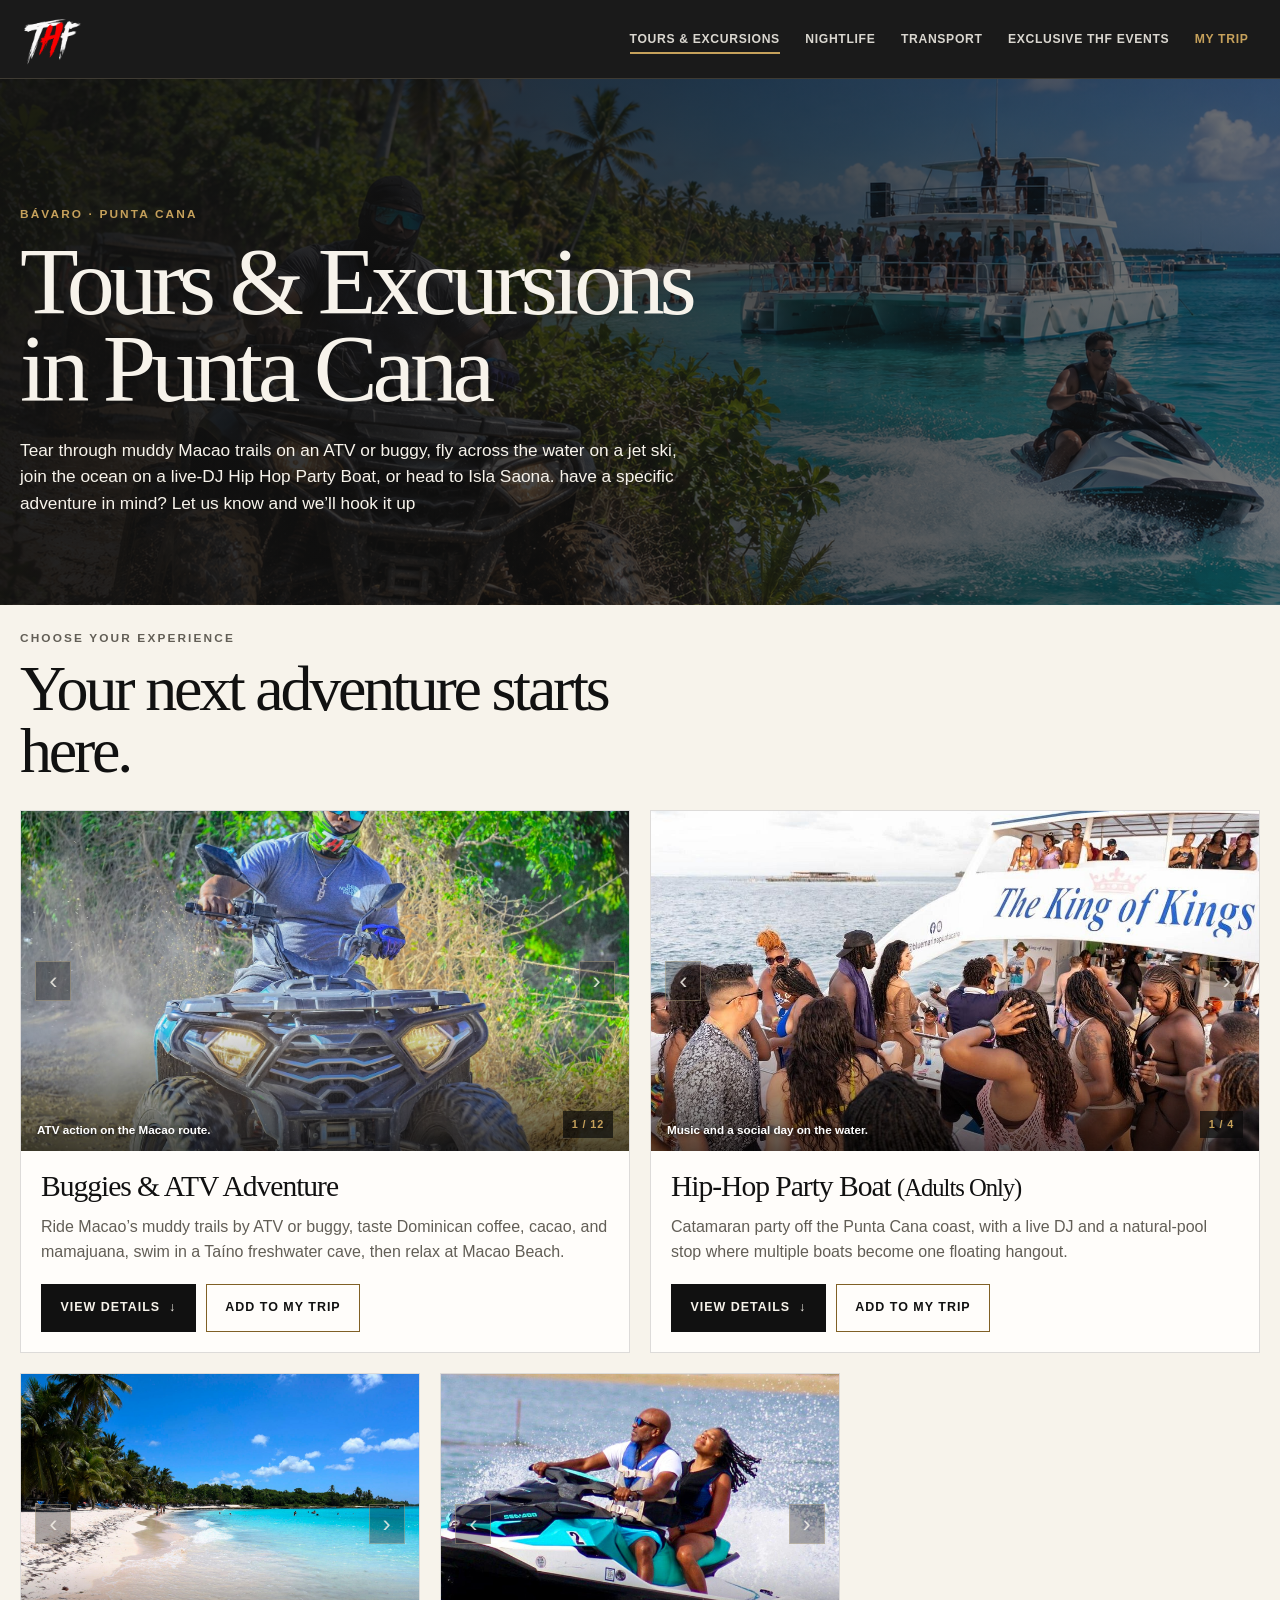
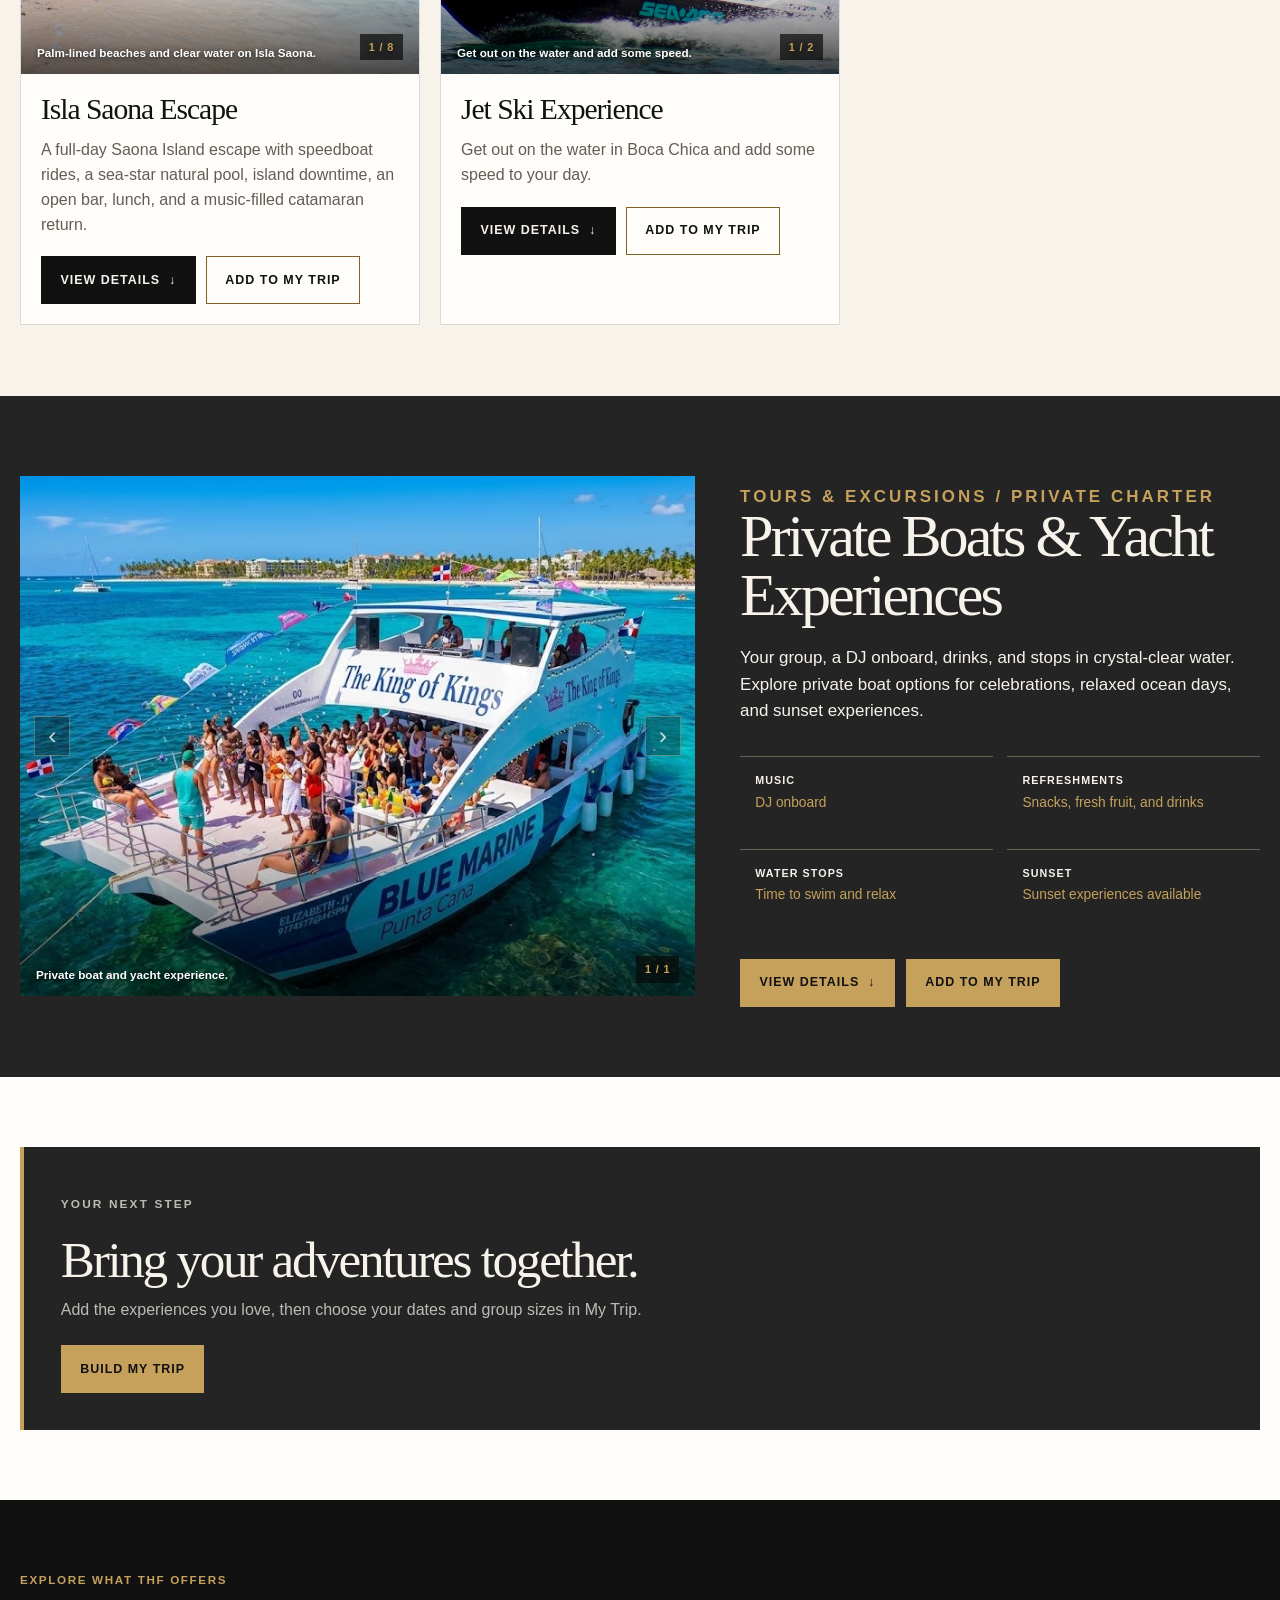
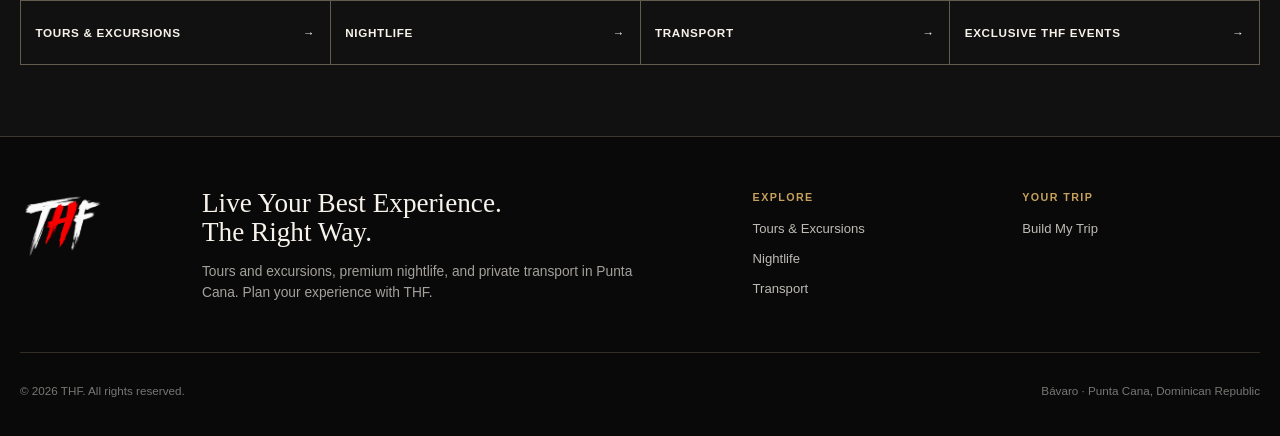
<file: tours.html>
<!doctype html>
<html lang="en">
<head>
  <meta charset="utf-8">
  <meta name="viewport" content="width=device-width, initial-scale=1">
  <meta name="description" content="Explore THF tours and excursions in Punta Cana, including off-road adventures, party boats, private boats, Jet Skis, and Isla Saona.">
  <title>Tours &amp; Excursions | THF</title>
  <link rel="stylesheet" href="styles.css">
  <script src="app.js" defer></script>
</head>
<body>
  <a class="skip-link" href="#main-content">Skip to content</a>
  <header class="site-header">
    <div class="nav-shell">
      <a class="brand" href="index.html" aria-label="THF home"><img src="public/images/THF_LOGO.png" alt="THF"></a>
      <button class="nav-toggle" type="button" data-nav-toggle aria-expanded="false" aria-controls="site-navigation" aria-label="Open navigation"><span></span><span></span><span></span></button>
      <nav class="site-nav" id="site-navigation" data-site-nav aria-label="Main navigation">
        
        <a href="tours.html" aria-current="page">Tours &amp; Excursions</a>
        <a href="nightlife.html">Nightlife</a>
        <a href="transport.html">Transport</a>
        <a href="events.html">Exclusive THF Events</a>
      <a href="trip.html" class="nav-trip">My Trip</a>
      </nav>
    </div>
  </header>

  <main id="main-content" class="main">
    <section class="page-hero" style="--hero-image: url('public/images/THFEXCURSIONSPAGE.png');" aria-labelledby="tours-hero-heading">
      <div class="page-hero-inner"><div class="page-hero-copy">
        <p class="eyebrow">Bávaro · Punta Cana</p>
        <h1 id="tours-hero-heading">Tours &amp; Excursions in Punta Cana</h1>
        <p>Tear through muddy Macao trails on an ATV or buggy, fly across the water on a jet ski, join the ocean on a live-DJ Hip Hop Party Boat, or head to Isla Saona. have a specific adventure in mind? Let us know and we’ll hook it up</p>
      </div></div>
    </section>
    <section class="section section--ivory" aria-labelledby="experiences-heading">
      <div class="shell">
        <div class="section-intro">
          <div><p class="eyebrow">Choose your experience</p><h2 id="experiences-heading">Your next adventure starts here.</h2></div>
        </div>
        <div class="service-grid">
          <article class="experience-card experience-card--wide">
            <button class="experience-preview experience-preview--tall" type="button" data-open-experience="buggies" aria-label="Open Buggies and ATV Adventure details and photos"><img src="public/images/atv1.jpeg" alt="Off-road buggy moving through a muddy trail"></button>
            <div class="experience-card__body"><h3>Buggies &amp; ATV Adventure</h3><p>Ride Macao’s muddy trails by ATV or buggy, taste Dominican coffee, cacao, and mamajuana, swim in a Taíno freshwater cave, then relax at Macao Beach.</p><div class="experience-card__actions"><button class="button button--dark" type="button" data-open-experience="buggies">View details &amp; photos <span aria-hidden="true">→</span></button></div></div>
          </article>
          <article class="experience-card experience-card--wide">
            <button class="experience-preview experience-preview--tall" type="button" data-open-experience="partyboat" aria-label="Open Hip-Hop Party Boat Adults Only details and photos"><img src="public/images/partyboat3.jpg" alt="Guests enjoying music and clear water from a party boat"></button>
            <div class="experience-card__body"><h3>Hip-Hop Party Boat <small>(Adults Only)</small></h3><p>Catamaran party off the Punta Cana coast, with a live DJ and a natural-pool stop where multiple boats become one floating hangout.</p><div class="experience-card__actions"><button class="button button--dark" type="button" data-open-experience="partyboat">View details &amp; photos <span aria-hidden="true">→</span></button></div></div>
          </article>
          <article class="experience-card">
            <button class="experience-preview" type="button" data-open-experience="saona" aria-label="Open Isla Saona Escape details and photos"><img src="public/images/Isla Saona.jpg" alt="Palm-lined beach and clear water on Isla Saona"></button>
            <div class="experience-card__body"><h3>Isla Saona Escape</h3><p>A full-day Saona Island escape with speedboat rides, a sea-star natural pool, island downtime, an open bar, lunch, and a music-filled catamaran return.</p><div class="experience-card__actions"><button class="button button--dark" type="button" data-open-experience="saona">View details &amp; photos <span aria-hidden="true">→</span></button></div></div>
          </article>
          <article class="experience-card">
            <button class="experience-preview" type="button" data-open-experience="jetski" aria-label="Open Jet Ski Experience details and photos"><img src="public/images/jetski.jpg" alt="Two riders on a Jet Ski in clear water"></button>
            <div class="experience-card__body"><h3>Jet Ski Experience</h3><p>Get out on the water in Boca Chica and add some speed to your day.</p><div class="experience-card__actions"><button class="button button--dark" type="button" data-open-experience="jetski">View details &amp; photos <span aria-hidden="true">→</span></button></div></div>
          </article>
        </div>
      </div>
    </section>

    <section class="section section--charcoal" aria-labelledby="tours-boats-heading">
      <div class="shell private-feature">
        <button class="experience-preview private-feature__visual" type="button" data-open-experience="private-yacht" aria-label="Open Private Boats and Yacht Experiences details and photos"><img src="public/images/PrivateYath.avif" alt="Private yacht on clear water in Punta Cana"><span class="private-feature__stamp"><span class="eyebrow">Private outing</span><strong>Your group. Clear water. Your pace.</strong></span></button>
        <div class="private-feature__content">
          <p class="eyebrow">Tours &amp; Excursions / Private charter</p>
          <h2 id="tours-boats-heading">Private Boats &amp; Yacht Experiences</h2>
          <p>Your group, a DJ onboard, drinks, and stops in crystal-clear water. Explore private boat options for celebrations, relaxed ocean days, and sunset experiences.</p>
          <ul class="feature-list">
            <li><strong>Music</strong>DJ onboard</li>
            <li><strong>Refreshments</strong>Snacks, fresh fruit, and drinks</li>
            <li><strong>Water stops</strong>Time to swim and relax</li>
            <li><strong>Sunset</strong>Sunset experiences available</li>
          </ul>
          <button class="button" type="button" data-open-experience="private-yacht">View private boat details <span aria-hidden="true">→</span></button>
        </div>
      </div>
    </section>

    <section class="section section--white" aria-labelledby="tours-next-heading">
      <div class="shell page-cta"><p class="eyebrow">Your next step</p><h2 id="tours-next-heading">Bring your adventures together.</h2><p>Add the experiences you love, then choose your dates and group sizes in My Trip.</p><a class="button" href="trip.html" data-trip-destination>Build My Trip <span aria-hidden="true">→</span></a></div>
    </section>
    <section class="section section--dark footer-explore" aria-label="Explore THF categories">
      <div class="shell"><nav class="hero-explore"><p>Explore what THF offers</p><div><a href="tours.html" aria-current="page">Tours &amp; Excursions <span aria-hidden="true">→</span></a><a href="nightlife.html">Nightlife <span aria-hidden="true">→</span></a><a href="transport.html">Transport <span aria-hidden="true">→</span></a><a href="events.html">Exclusive THF Events <span aria-hidden="true">→</span></a></div></nav></div>
    </section>
  </main>

  <footer class="site-footer">
    <div class="footer-shell"><div class="footer-top">
      <a class="footer-brand" href="index.html" aria-label="THF home"><img src="public/images/THF_LOGO.png" alt="THF"></a>
      <div><p class="footer-claim">Live Your Best Experience.<br>The Right Way.</p><p class="footer-copy">Tours and excursions, premium nightlife, and private transport in Punta Cana. Plan your experience with THF.</p></div>
      <div class="footer-links"><strong>Explore</strong><a href="tours.html">Tours &amp; Excursions</a><a href="nightlife.html">Nightlife</a><a href="transport.html">Transport</a></div>
      <div class="footer-links"><strong>Your trip</strong><a href="trip.html" data-trip-destination>Build My Trip</a></div>
    </div><div class="footer-bottom"><p>© 2026 THF. All rights reserved.</p><p>Bávaro · Punta Cana, Dominican Republic</p></div></div>
  </footer>
</body>
</html>
</file>
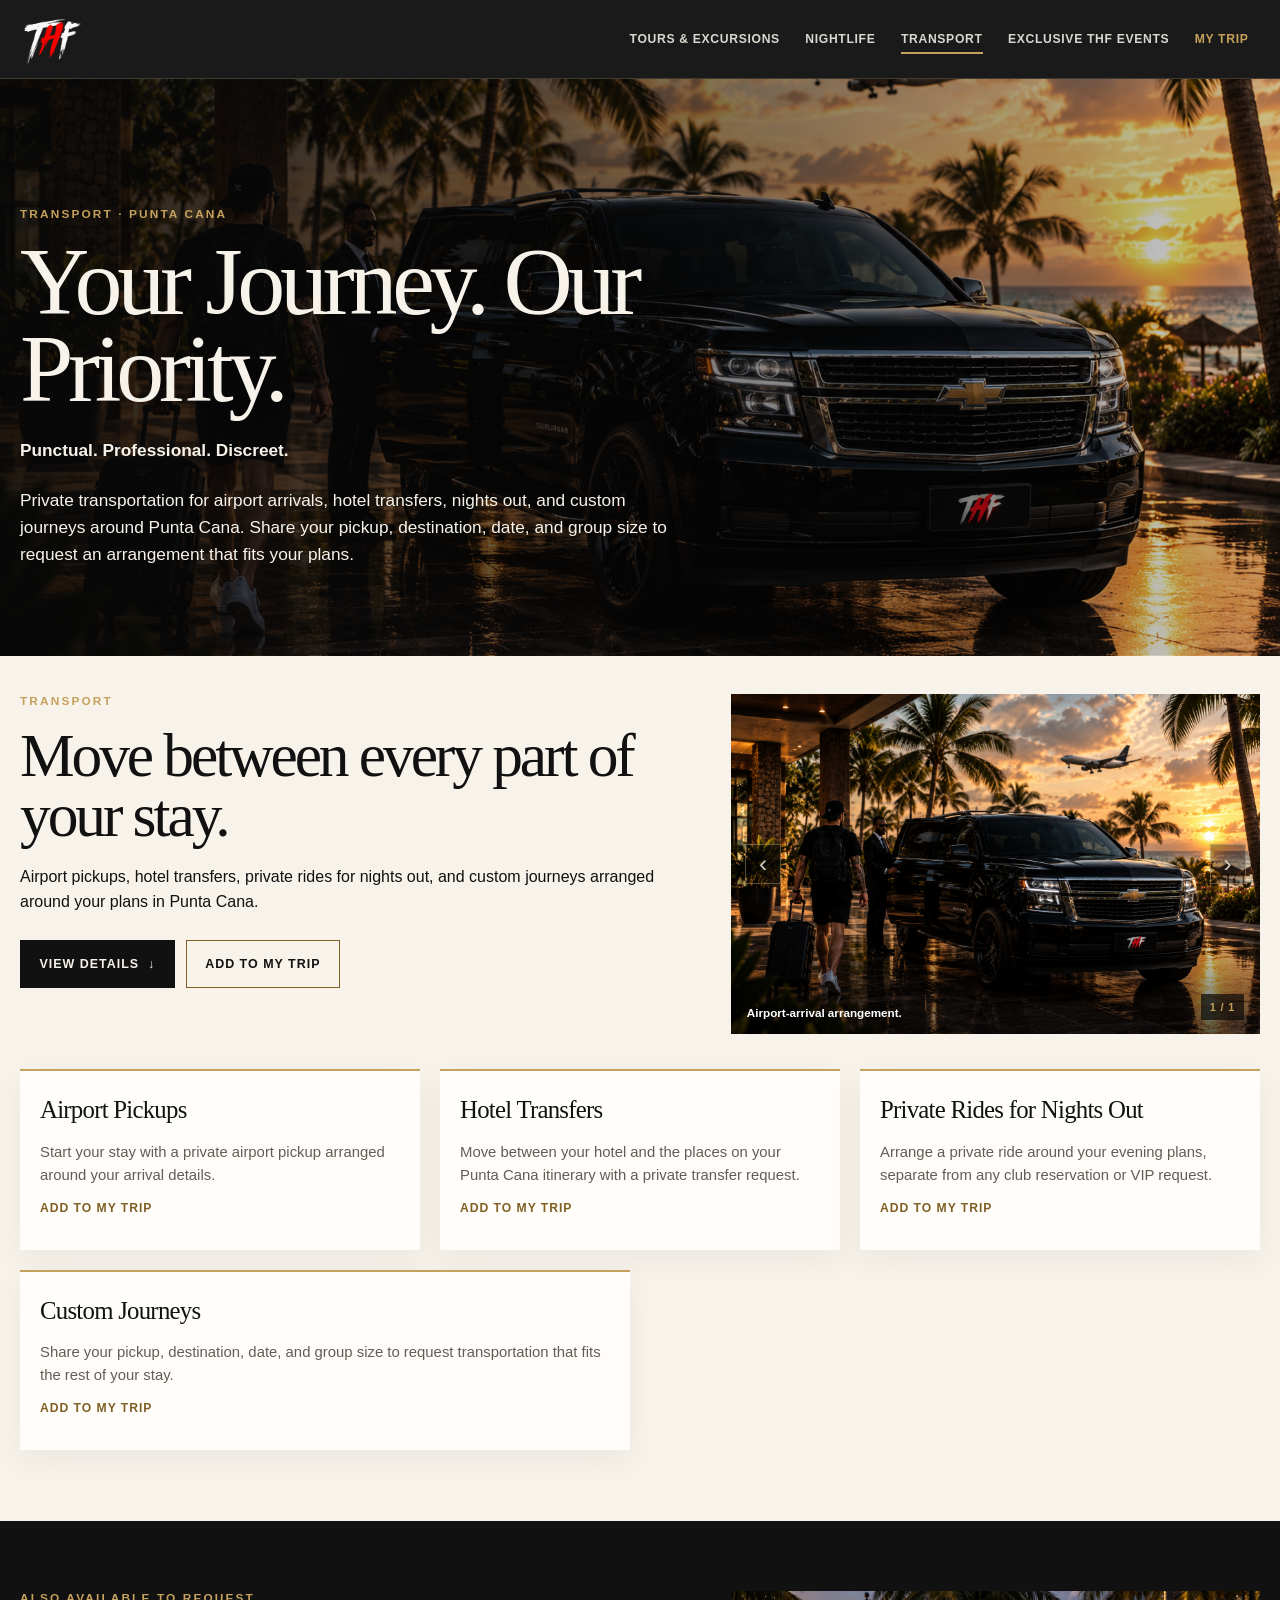
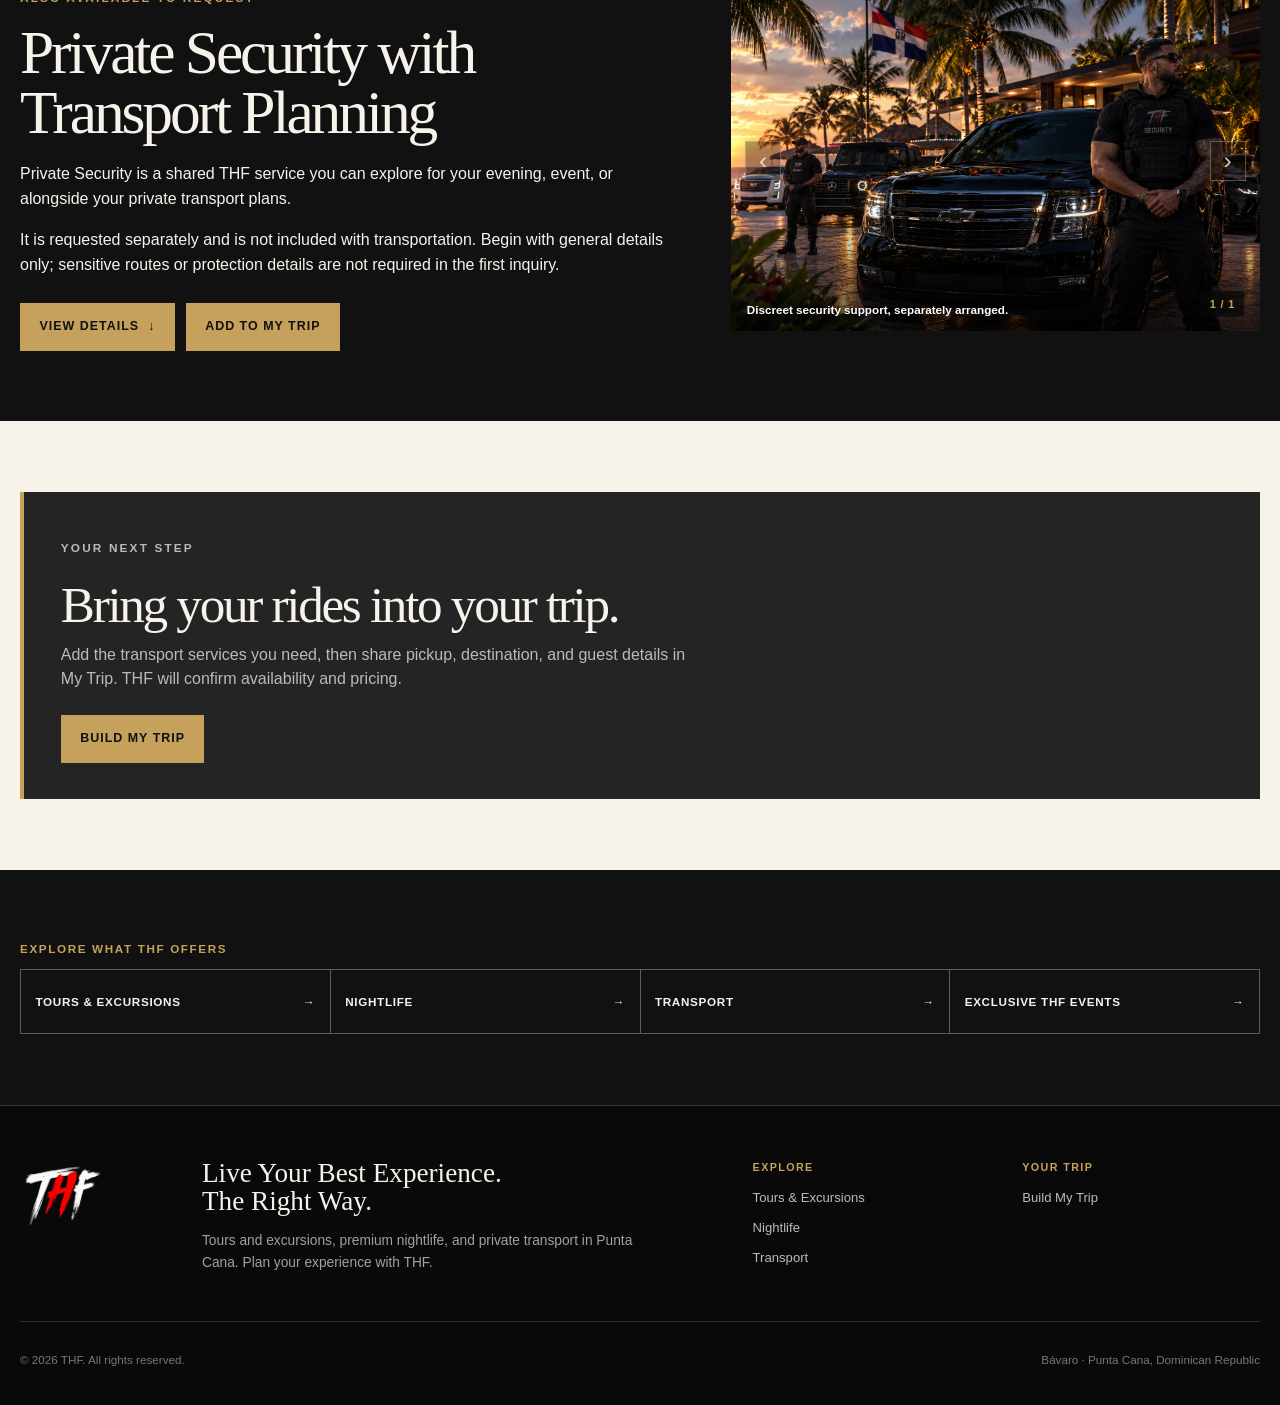
<file: transport.html>
<!doctype html>
<html lang="en">
<head>
  <meta charset="utf-8">
  <meta name="viewport" content="width=device-width, initial-scale=1">
  <meta name="description" content="Request private transportation and private-security support in Punta Cana with THF for airport arrivals, hotel transfers, nights out, and custom journeys.">
  <title>Transport | THF</title>
  <link rel="stylesheet" href="styles.css">
  <script src="app.js" defer></script>
</head>
<body>
  <a class="skip-link" href="#main-content">Skip to content</a>
  <header class="site-header">
    <div class="nav-shell">
      <a class="brand" href="index.html" aria-label="THF home"><img src="public/images/THF_LOGO.png" alt="THF"></a>
      <button class="nav-toggle" type="button" data-nav-toggle aria-expanded="false" aria-controls="site-navigation" aria-label="Open navigation"><span></span><span></span><span></span></button>
      <nav class="site-nav" id="site-navigation" data-site-nav aria-label="Main navigation">
        
        <a href="tours.html">Tours &amp; Excursions</a>
        <a href="nightlife.html">Nightlife</a>
        <a href="transport.html" aria-current="page">Transport</a>
        <a href="events.html">Exclusive THF Events</a>
      <a href="trip.html" class="nav-trip">My Trip</a>
      </nav>
    </div>
  </header>

  <main id="main-content" class="main">
    <section class="page-hero page-hero--transport" style="--hero-image: url('public/images/transport2.png');" aria-labelledby="transport-hero-heading">
      <div class="page-hero-inner"><div class="page-hero-copy">
        <p class="eyebrow">Transport · Punta Cana</p>
        <h1 id="transport-hero-heading">Your Journey. Our Priority.</h1>
        <p><strong>Punctual. Professional. Discreet.</strong></p>
        <p>Private transportation for airport arrivals, hotel transfers, nights out, and custom journeys around Punta Cana. Share your pickup, destination, date, and group size to request an arrangement that fits your plans.</p>
      </div></div>
    </section>

    <section class="section section--ivory" aria-labelledby="transport-options-heading">
      <div class="shell">
        <div class="detail-grid">
          <div class="detail-copy">
            <p class="eyebrow">Transport</p>
            <h2 id="transport-options-heading">Move between every part of your stay.</h2>
            <p>Airport pickups, hotel transfers, private rides for nights out, and custom journeys arranged around your plans in Punta Cana.</p>
            <p style="margin-top: 1.6rem;"><button class="button button--dark" type="button" data-open-experience="transport">View transport details<span aria-hidden="true">→</span></button></p>
          </div>
          <button class="experience-preview experience-preview--tall" type="button" data-open-experience="transport" aria-label="Open Transport details"><img src="public/images/transport2.png" alt="Private vehicle arriving at a Punta Cana resort setting"></button>
        </div>
        <div class="service-grid" style="margin-top: 2.2rem;">
          <article class="stack-card transport-option"><h3>Airport Pickups</h3><p>Start your stay with a private airport pickup arranged around your arrival details.</p><button class="card-link trip-service-add" type="button" data-add-experience="airport-pickup">Add to My Trip <span aria-hidden="true">→</span></button></article>
          <article class="stack-card transport-option"><h3>Hotel Transfers</h3><p>Move between your hotel and the places on your Punta Cana itinerary with a private transfer request.</p><button class="card-link trip-service-add" type="button" data-add-experience="hotel-transfer">Add to My Trip <span aria-hidden="true">→</span></button></article>
          <article class="stack-card transport-option"><h3>Private Rides for Nights Out</h3><p>Arrange a private ride around your evening plans, separate from any club reservation or VIP request.</p><button class="card-link trip-service-add" type="button" data-add-experience="night-out-ride">Add to My Trip <span aria-hidden="true">→</span></button></article>
          <article class="stack-card transport-option transport-option--wide"><h3>Custom Journeys</h3><p>Share your pickup, destination, date, and group size to request transportation that fits the rest of your stay.</p><button class="card-link trip-service-add" type="button" data-add-experience="custom-journey">Add to My Trip <span aria-hidden="true">→</span></button></article>
        </div>
      </div>
    </section>

    <section class="section section--dark" aria-labelledby="security-heading">
      <div class="shell detail-grid">
        <div class="detail-copy">
          <p class="eyebrow">Also available to request</p>
          <h2 id="security-heading">Private Security with Transport Planning</h2>
          <p>Private Security is a shared THF service you can explore for your evening, event, or alongside your private transport plans.</p>
          <p>It is requested separately and is not included with transportation. Begin with general details only; sensitive routes or protection details are not required in the first inquiry.</p>
          <p style="margin-top: 1.6rem;"><button class="button" type="button" data-open-experience="security">View security details<span aria-hidden="true">→</span></button></p>
        </div>
        <button class="experience-preview experience-preview--tall" type="button" data-open-experience="security" aria-label="Open Private Security details and photos"><img src="public/images/security_protection.png" alt="Private security professional near a vehicle"></button>
      </div>
    </section>

    <section class="section section--ivory" aria-labelledby="transport-cta-heading">
      <div class="shell page-cta"><p class="eyebrow">Your next step</p><h2 id="transport-cta-heading">Bring your rides into your trip.</h2><p>Add the transport services you need, then share pickup, destination, and guest details in My Trip. THF will confirm availability and pricing.</p><a class="button" href="trip.html" data-trip-destination>Build My Trip <span aria-hidden="true">→</span></a></div>
    </section>
    <section class="section section--dark footer-explore" aria-label="Explore THF categories">
      <div class="shell"><nav class="hero-explore"><p>Explore what THF offers</p><div><a href="tours.html">Tours &amp; Excursions <span aria-hidden="true">→</span></a><a href="nightlife.html">Nightlife <span aria-hidden="true">→</span></a><a href="transport.html" aria-current="page">Transport <span aria-hidden="true">→</span></a><a href="events.html">Exclusive THF Events <span aria-hidden="true">→</span></a></div></nav></div>
    </section>
  </main>

  <footer class="site-footer">
    <div class="footer-shell"><div class="footer-top">
      <a class="footer-brand" href="index.html" aria-label="THF home"><img src="public/images/THF_LOGO.png" alt="THF"></a>
      <div><p class="footer-claim">Live Your Best Experience.<br>The Right Way.</p><p class="footer-copy">Tours and excursions, premium nightlife, and private transport in Punta Cana. Plan your experience with THF.</p></div>
      <div class="footer-links"><strong>Explore</strong><a href="tours.html">Tours &amp; Excursions</a><a href="nightlife.html">Nightlife</a><a href="transport.html">Transport</a></div>
      <div class="footer-links"><strong>Your trip</strong><a href="trip.html" data-trip-destination>Build My Trip</a></div>
    </div><div class="footer-bottom"><p>© 2026 THF. All rights reserved.</p><p>Bávaro · Punta Cana, Dominican Republic</p></div></div>
  </footer>
</body>
</html>
</file>
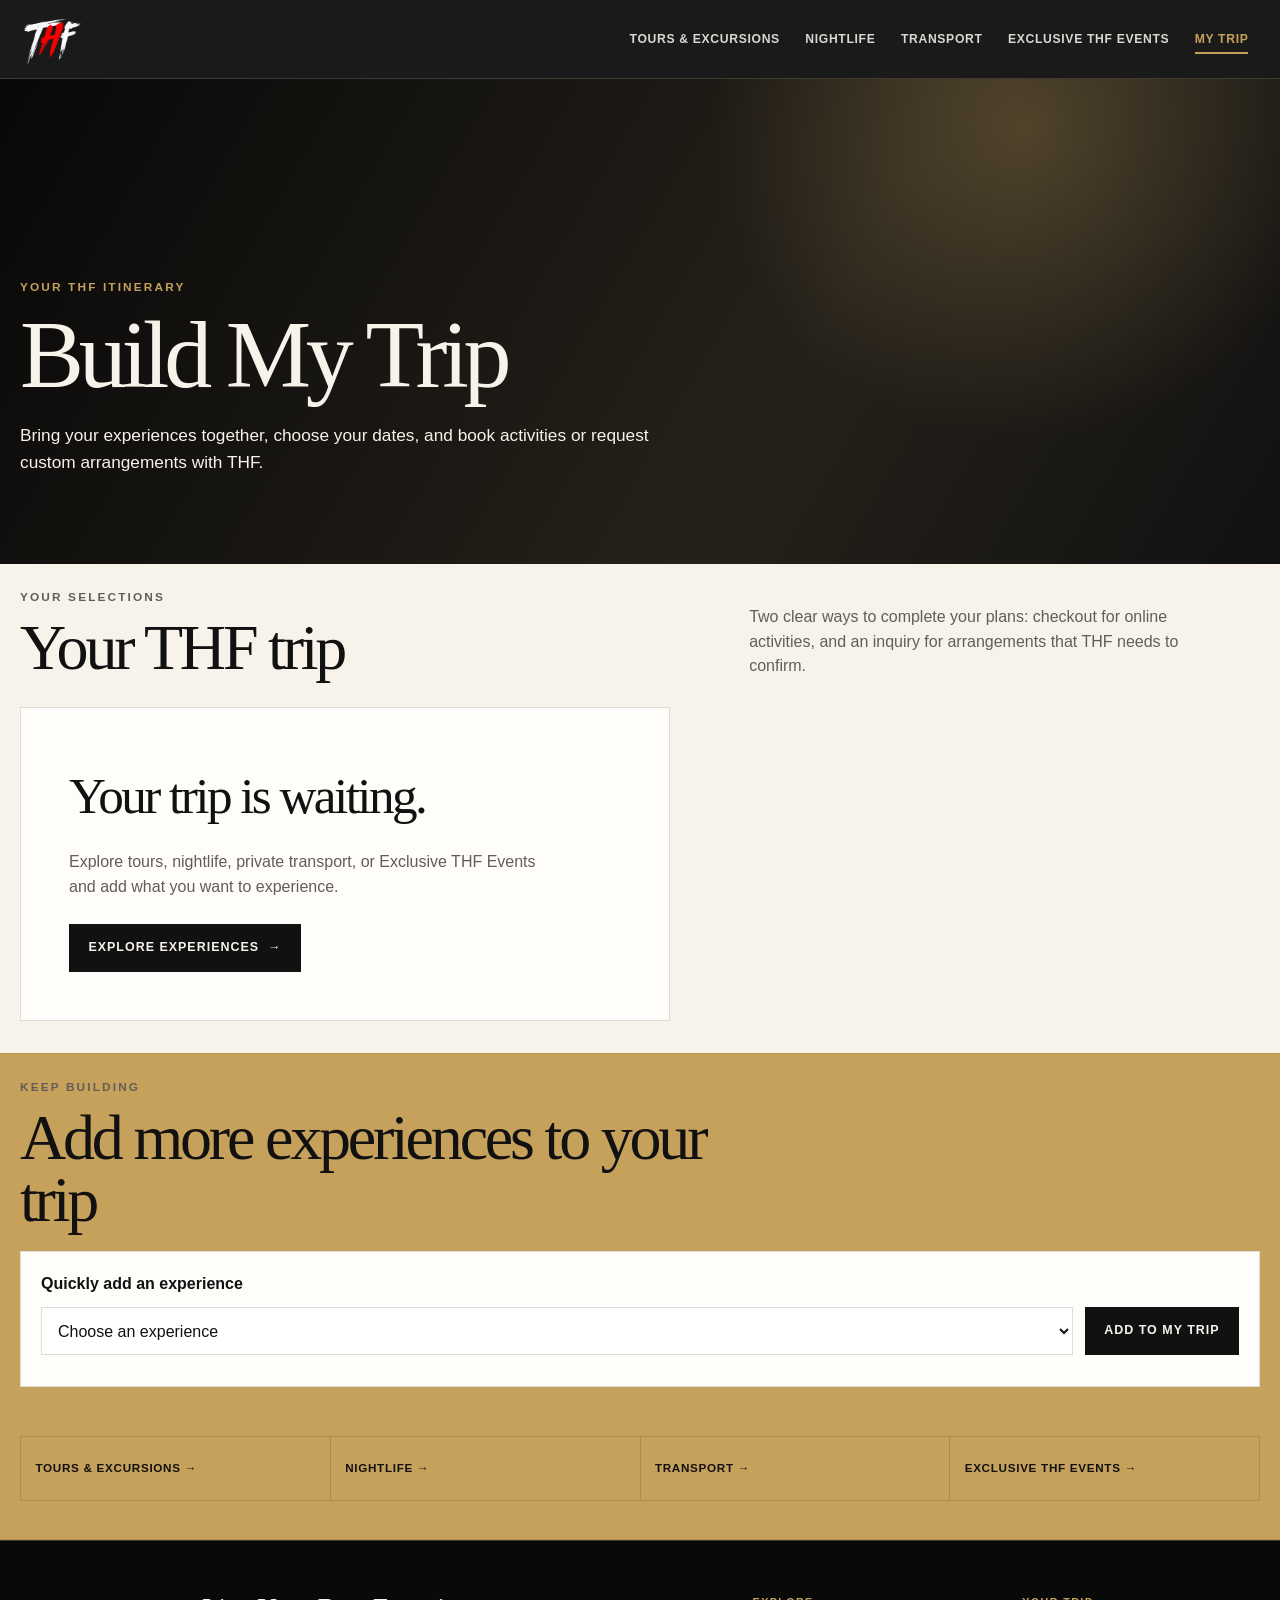
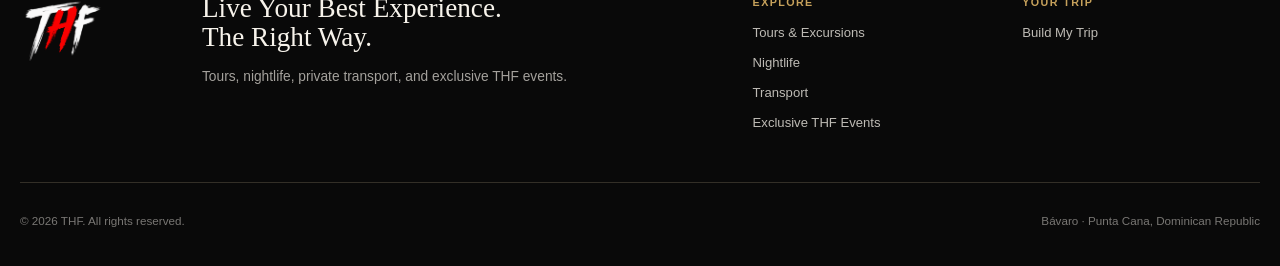
<file: trip.html>
<!doctype html>
<html lang="en">
<head>
  <meta charset="utf-8">
  <meta name="viewport" content="width=device-width, initial-scale=1">
  <meta name="description" content="Review and request your custom THF trip in Punta Cana.">
  <title>Build My Trip | THF</title>
  <link rel="stylesheet" href="styles.css">
  <script src="app.js" defer></script>
</head>
<body>
  <a class="skip-link" href="#main-content">Skip to content</a>
  <header class="site-header"><div class="nav-shell">
    <a class="brand" href="index.html" aria-label="THF home"><img src="public/images/THF_LOGO.png" alt="THF"></a>
    <button class="nav-toggle" type="button" data-nav-toggle aria-expanded="false" aria-controls="site-navigation" aria-label="Open navigation"><span></span><span></span><span></span></button>
    <nav class="site-nav" id="site-navigation" data-site-nav aria-label="Main navigation">
      <a href="tours.html">Tours &amp; Excursions</a><a href="nightlife.html">Nightlife</a><a href="transport.html">Transport</a><a href="events.html">Exclusive THF Events</a>
    <a href="trip.html" class="nav-trip" aria-current="page">My Trip</a>
      </nav>
  </div></header>
  <main id="main-content" class="main">
    <section class="page-hero page-hero--dark" aria-labelledby="trip-hero-heading">
      <div class="page-hero-inner"><div class="page-hero-copy"><p class="eyebrow">Your THF itinerary</p><h1 id="trip-hero-heading">Build My Trip</h1><p>Bring your experiences together, choose your dates, and book activities or request custom arrangements with THF.</p></div></div>
    </section>
    <section class="section section--ivory trip-selections-section" aria-labelledby="trip-summary-heading"><div class="shell">
      <div class="section-intro"><div><p class="eyebrow">Your selections</p><h2 id="trip-summary-heading">Your THF trip</h2></div><p>Two clear ways to complete your plans: checkout for online activities, and an inquiry for arrangements that THF needs to confirm.</p></div>
      <p class="trip-flow-note" data-trip-mixed-note hidden>Checkout books only your online activities. Your nightlife and custom arrangements are requested separately.</p>
      <div class="trip-empty" data-trip-empty hidden><h2>Your trip is waiting.</h2><p>Explore tours, nightlife, private transport, or Exclusive THF Events and add what you want to experience.</p><a class="button button--dark" href="tours.html">Explore experiences <span aria-hidden="true">→</span></a></div>
      <div class="trip-summary-grid" data-trip-summary></div>
    </div></section>
    <section class="section trip-build-section" aria-labelledby="trip-add-more-heading"><div class="shell">
      <div class="section-intro section-intro--narrow"><div><p class="eyebrow">Keep building</p><h2 id="trip-add-more-heading">Add more experiences to your trip</h2></div></div>
      <form class="trip-quick-add" data-trip-quick-add><label for="trip-quick-experience">Quickly add an experience</label><div><select id="trip-quick-experience" required><option value="">Choose an experience</option></select><button class="button button--dark" type="submit">Add to My Trip</button></div><p role="status" aria-live="polite"></p></form>
      <nav class="hero-explore trip-browse-nav" aria-label="Browse more experiences"><p>Explore each category</p><div><a href="tours.html">Tours &amp; Excursions →</a><a href="nightlife.html">Nightlife →</a><a href="transport.html">Transport →</a><a href="events.html">Exclusive THF Events →</a></div></nav>
    </div></section>
    <section class="section inquiry-section" data-trip-request-section aria-labelledby="trip-request-heading"><div class="shell inquiry-layout">
      <div><p class="eyebrow">Request arrangements · No payment now</p><h2 id="trip-request-heading">Send your inquiry</h2><p>Ask THF to arrange your inquiry-only experiences. This does not book or pay for your online activities.</p><ul class="inquiry-trust"><li data-trip-inquiry-count></li><li>THF will confirm availability and pricing before you commit.</li><li>A request is not a confirmed reservation.</li></ul></div>
      <form class="inquiry-form" id="trip-request-form" data-trip-request-form novalidate>
        <input type="hidden" name="experiences" data-trip-request-payload>
        <div class="field"><label for="trip-name">Your name</label><input id="trip-name" name="name" autocomplete="name" required></div>
        <div class="field"><label for="trip-email">Email</label><input id="trip-email" name="email" type="email" autocomplete="email" required></div>
        <div class="field"><label for="trip-arrival">Arrival date (optional)</label><input id="trip-arrival" name="arrival-date" type="date"></div>
        <div class="field"><label for="trip-departure">Departure date <span aria-label="optional">(optional)</span></label><input id="trip-departure" name="departure-date" type="date"></div>
        <div class="field field--wide"><label for="trip-notes">Overall trip notes (optional)</label><textarea id="trip-notes" name="notes" placeholder="Anything that applies to your whole trip. Add experience-specific requests in the cards above."></textarea></div>
        <div class="trip-inquiry-summary field--wide" aria-labelledby="trip-inquiry-summary-heading"><h3 id="trip-inquiry-summary-heading">Included in this inquiry</h3><p>Only the arrangements listed below will be requested. Online activities are booked separately.</p><ul data-trip-inquiry-summary></ul></div>
        <p class="form-note">Demo only — this site has no connected booking backend. Sending this form will not submit a request.</p>
        <button class="button" type="submit" data-trip-inquiry-submit>Send inquiry <span aria-hidden="true">→</span></button>
        <p class="form-status" data-trip-request-status tabindex="-1" hidden aria-live="polite"></p>
      </form>
    </div></section>
  </main>
  <footer class="site-footer"><div class="footer-shell"><div class="footer-top">
    <a class="footer-brand" href="index.html" aria-label="THF home"><img src="public/images/THF_LOGO.png" alt="THF"></a>
    <div><p class="footer-claim">Live Your Best Experience.<br>The Right Way.</p><p class="footer-copy">Tours, nightlife, private transport, and exclusive THF events.</p></div>
    <div class="footer-links"><strong>Explore</strong><a href="tours.html">Tours &amp; Excursions</a><a href="nightlife.html">Nightlife</a><a href="transport.html">Transport</a><a href="events.html">Exclusive THF Events</a></div>
    <div class="footer-links"><strong>Your trip</strong><a href="trip.html" aria-current="page">Build My Trip</a></div>
  </div><div class="footer-bottom"><p>© <span data-current-year>2026</span> THF. All rights reserved.</p><p>Bávaro · Punta Cana, Dominican Republic</p></div></div></footer>
</body>
</html>
</file>
<file: styles.css>
:root {
  --gold: #c6a15b;
  --champagne: #c6a15b;
  --deep-gold: #806025;
  --ink: #111111;
  --charcoal: #242424;
  --ivory: #f7f3eb;
  --line: rgba(17, 17, 17, 0.14);
  --muted: #625e56;
  --display: Georgia, 'Times New Roman', serif;
  --sans: 'Segoe UI', Arial, sans-serif;
  color-scheme: light;
}

* { box-sizing: border-box; }
html { scroll-behavior: smooth; }
body {
  margin: 0;
  min-width: 320px;
  background: var(--ivory);
  color: var(--ink);
  font-family: var(--sans);
  font-size: 16px;
  line-height: 1.55;
}
body.menu-open { overflow: hidden; }
img { display: block; max-width: 100%; }
a { color: inherit; text-decoration: none; }
button, input, select, textarea { font: inherit; }
button { cursor: pointer; }
:focus-visible { outline: 3px solid var(--gold); outline-offset: 3px; }

.skip-link {
  position: absolute;
  z-index: 200;
  top: -4rem;
  left: 1rem;
  background: var(--gold);
  color: var(--ink);
  padding: .75rem 1rem;
  font-weight: 800;
}
.skip-link:focus { top: 1rem; }

.site-header {
  position: sticky;
  z-index: 100;
  top: 0;
  background: rgba(17, 17, 17, .96);
  border-bottom: 1px solid rgba(230, 211, 168, .18);
}
.nav-shell {
  width: min(1240px, calc(100% - 2.5rem));
  min-height: 78px;
  margin: 0 auto;
  display: flex;
  align-items: center;
  gap: 1.25rem;
}
.brand {
  width: 80px;
  height: 52px;
  display: grid;
  align-items: center;
  flex: 0 0 auto;
}
.brand img { max-height: 52px; width: auto; object-fit: contain; }
.nav-toggle {
  display: none;
  width: 48px;
  height: 42px;
  margin-left: auto;
  padding: 0;
  color: var(--ivory);
  background: transparent;
  border: 1px solid rgba(230, 211, 168, .45);
}
.nav-toggle span { display: block; width: 19px; height: 1px; margin: 4px auto; background: currentColor; }
.site-nav { display: flex; align-items: center; gap: .15rem; margin-left: auto; }
.site-nav a {
  position: relative;
  padding: 1.05rem .72rem;
  color: rgba(247, 243, 235, .87);
  font-size: .76rem;
  font-weight: 800;
  letter-spacing: .055em;
  text-transform: uppercase;
}
.site-nav a::after {
  position: absolute;
  right: .72rem;
  bottom: .7rem;
  left: .72rem;
  height: 2px;
  content: '';
  background: var(--gold);
  transform: scaleX(0);
  transform-origin: left;
  transition: transform .2s ease;
}
.site-nav a:hover::after, .site-nav a[aria-current='page']::after { transform: scaleX(1); }
.nav-cta { margin-left: .45rem; }

.button {
  display: inline-flex;
  align-items: center;
  justify-content: center;
  min-height: 48px;
  gap: .55rem;
  padding: .8rem 1.15rem;
  border: 1px solid var(--gold);
  color: var(--ink);
  background: var(--gold);
  font-size: .78rem;
  font-weight: 900;
  letter-spacing: .08em;
  text-align: center;
  text-transform: uppercase;
  transition: background .2s ease, border-color .2s ease, color .2s ease, transform .2s ease;
}
.button:hover { transform: translateY(-2px); background: var(--champagne); border-color: var(--champagne); }
.button--outline { color: var(--ivory); background: transparent; border-color: rgba(247, 243, 235, .7); }
.button--outline:hover { color: var(--ink); background: var(--ivory); border-color: var(--ivory); }
.button--dark { color: var(--ivory); background: var(--ink); border-color: var(--ink); }
.button--dark:hover { color: var(--ink); background: var(--champagne); border-color: var(--champagne); }
.button--small { min-height: 40px; padding: .62rem .8rem; font-size: .68rem; }

.page-hero, .home-hero { color: var(--ivory); background-color: var(--ink); }
.home-hero {
  position: relative;
  min-height: min(790px, calc(100svh - 78px));
  display: grid;
  isolation: isolate;
  overflow: hidden;
  background-image: linear-gradient(90deg, rgba(5, 12, 15, .86) 0%, rgba(5, 12, 15, .58) 42%, rgba(5, 12, 15, .25) 73%, rgba(5, 12, 15, .51) 100%), url('public/images/THFMainpage.png');
  background-position: center;
  background-size: cover;
}
.hero-inner {
  width: min(1240px, calc(100% - 2.5rem));
  margin: auto;
  padding: 7rem 0 5rem;
}
.hero-content { max-width: 735px; }
.location, .eyebrow {
  margin: 0 0 1rem;
  color: var(--gold);
  font-size: .74rem;
  font-weight: 900;
  letter-spacing: .18em;
  line-height: 1.25;
  text-transform: uppercase;
}
.hero-content h1, .page-hero h1, h2, h3 { font-family: var(--display); }
.hero-content h1 {
  max-width: 680px;
  margin: 0;
  font-size: clamp(3.4rem, 7.5vw, 6.7rem);
  font-weight: 400;
  letter-spacing: -.055em;
  line-height: .91;
}
.hero-copy {
  max-width: 650px;
  margin: 1.7rem 0 0;
  font-size: clamp(1rem, 1.5vw, 1.2rem);
  line-height: 1.65;
}
.hero-actions { display: flex; flex-wrap: wrap; gap: .8rem; margin-top: 2rem; }
.hero-ledger { display: flex; flex-wrap: wrap; gap: .55rem .8rem; margin: 3.1rem 0 0; padding: 0; list-style: none; }
.hero-ledger li { padding-right: .8rem; border-right: 1px solid rgba(230, 211, 168, .48); color: var(--champagne); font-size: .72rem; font-weight: 800; letter-spacing: .09em; text-transform: uppercase; }
.hero-ledger li:last-child { border: 0; }
.hero-explore { margin-top: 2.25rem; }
.hero-explore > p { margin: 0 0 .7rem; color: var(--gold); font-size: .73rem; font-weight: 900; letter-spacing: .14em; text-transform: uppercase; }
.hero-explore > div { display: grid; grid-template-columns: repeat(auto-fit, minmax(170px, 1fr)); border-top: 1px solid rgba(230,211,168,.38); border-left: 1px solid rgba(230,211,168,.38); }
.hero-explore a { display: flex; min-height: 64px; align-items: center; justify-content: space-between; gap: .6rem; padding: .8rem .9rem; border-right: 1px solid rgba(230,211,168,.38); border-bottom: 1px solid rgba(230,211,168,.38); color: var(--ivory); font-size: .73rem; font-weight: 900; letter-spacing: .06em; line-height: 1.2; text-transform: uppercase; transition: color .2s ease, background .2s ease; }
.hero-explore a:hover { color: var(--ink); background: var(--gold); }
.footer-explore { padding-block: clamp(3.4rem, 6vw, 5rem); }
.footer-explore .hero-explore { margin: 0; }

.page-hero {
  position: relative;
  overflow: hidden;
  background-image: linear-gradient(90deg, rgba(17,17,17,.94), rgba(17,17,17,.56)), var(--hero-image, none);
  background-position: center;
  background-size: cover;
}
.page-hero--dark { background-image: radial-gradient(circle at 80% 10%, rgba(198,161,91,.28), transparent 28%), linear-gradient(120deg, #080808, #25211a 62%, #111); }
.page-hero--nightlife { background-image: linear-gradient(90deg, rgba(6,6,6,.89) 0%, rgba(6,6,6,.57) 45%, rgba(6,6,6,.3)), var(--hero-image, none); }
.page-hero--light { color: var(--ink); background: linear-gradient(90deg, rgba(247,243,235,.96) 0%, rgba(247,243,235,.76) 44%, rgba(247,243,235,.12) 100%), var(--hero-image, none); background-position: center; background-size: cover; }
.page-hero--transport {
  color: var(--ivory);
  background-image: linear-gradient(90deg, rgba(8,8,8,.90) 0%, rgba(8,8,8,.59) 44%, rgba(8,8,8,.20)), var(--hero-image, none);
  background-repeat: no-repeat;
  background-position: center 68%;
  background-size: cover;
}
.page-hero-inner { width: min(1240px, calc(100% - 2.5rem)); min-height: 485px; margin: 0 auto; padding: 8rem 0 5.5rem; display: flex; align-items: flex-end; }
.page-hero-copy { max-width: 720px; }
.page-hero h1 { margin: 0; font-size: clamp(3.2rem, 7.6vw, 6rem); font-weight: 400; letter-spacing: -.055em; line-height: .91; }
.home-category-hero h2 { max-width: 720px; margin: 0; font-size: clamp(3.2rem, 7.6vw, 6rem); font-weight: 400; letter-spacing: -.055em; line-height: .91; }
.page-hero p:not(.eyebrow) { max-width: 670px; margin: 1.5rem 0 0; font-size: 1.08rem; }
.page-hero--light .eyebrow { color: var(--deep-gold); }

.main { overflow: hidden; }
.section { padding: clamp(3.1rem, 5.5vw, 5.75rem) 0; }
.section--ivory { background: var(--ivory); }
.section--white { background: #fffdfa; }
.section--dark { color: var(--ivory); background: var(--ink); }
.section--charcoal { color: var(--ivory); background: var(--charcoal); }
.page-hero + .section { padding-top: clamp(1.6rem, 3vw, 2.75rem); }
#tours { padding-top: clamp(1.75rem, 3.5vw, 3.25rem); }
.shell { width: min(1240px, calc(100% - 2.5rem)); margin: 0 auto; }
.section-intro { display: grid; grid-template-columns: minmax(0, 1fr) minmax(250px, .75fr); gap: 1.5rem 3rem; align-items: end; margin-bottom: 1.75rem; }
.section-intro--narrow { grid-template-columns: minmax(0, 780px); }
.section-intro .eyebrow { position: relative; top: -.75rem; }
.section-intro h2, .content-title h2 { max-width: 760px; margin: 0; font-size: clamp(2.5rem, 5vw, 4.5rem); font-weight: 400; letter-spacing: -.05em; line-height: .97; }
.section-intro p { max-width: 470px; margin: 0; color: var(--muted); }
.section--dark .section-intro p, .section--charcoal .section-intro p { color: rgba(247,243,235,.71); }
.section--dark .eyebrow, .section--charcoal .eyebrow { color: var(--champagne); }
.content-title { max-width: 780px; }
.content-title p { max-width: 690px; margin: 1.4rem 0 0; font-size: 1.1rem; }

.service-grid { display: grid; grid-template-columns: repeat(12, minmax(0, 1fr)); gap: 1.25rem; }
.service-card { grid-column: span 4; min-height: 390px; display: flex; flex-direction: column; overflow: hidden; background: #fffdfa; border: 1px solid var(--line); }
.service-card--wide { grid-column: span 8; }
.service-card--half { grid-column: span 6; }
.service-card--slim { min-height: 0; }
.service-card__image, .media-frame { position: relative; overflow: hidden; background: var(--charcoal); }
.service-card__image { min-height: 225px; }
.service-card__image img, .media-frame img { width: 100%; height: 100%; object-fit: contain; background: #111; }
.service-card__body { display: flex; flex: 1; flex-direction: column; padding: 1.25rem; }
.service-card__body > .inline-details-trigger { align-self: flex-start; margin-top: auto; }
.service-number { margin: 0 0 .7rem; color: var(--deep-gold); font-size: .72rem; font-weight: 900; letter-spacing: .14em; }
.service-card h3 { margin: 0; font-size: 1.8rem; font-weight: 400; letter-spacing: -.03em; line-height: 1.05; }
.service-card p { margin: .9rem 0 1.4rem; color: var(--muted); }
.card-link { display: inline-flex; align-items: center; gap: .55rem; margin-top: auto; color: var(--deep-gold); font-size: .76rem; font-weight: 900; letter-spacing: .08em; text-transform: uppercase; }
.card-link--button { padding: 0; border: 0; background: transparent; text-align: left; }
.card-link:hover { color: var(--ink); }
.card-link span { font-size: 1.2em; }

.experience-preview {
  position: relative;
  display: block;
  width: 100%;
  min-height: 250px;
  padding: 0;
  overflow: hidden;
  border: 0;
  color: var(--ivory);
  background: #111;
  cursor: zoom-in;
}
.experience-preview img { width: 100%; height: 100%; min-height: 250px; object-fit: contain; background: #111; transition: transform .28s ease; }
.experience-preview::after {
  position: absolute;
  right: 1rem;
  bottom: 1rem;
  padding: .55rem .7rem;
  content: 'View experience + photos';
  color: var(--ink);
  background: var(--gold);
  font-size: .64rem;
  font-weight: 900;
  letter-spacing: .09em;
  text-transform: uppercase;
  opacity: 0;
  transform: translateY(6px);
  transition: opacity .2s ease, transform .2s ease;
}
.experience-preview:hover img, .experience-preview:focus-visible img { transform: scale(1.025); }
.experience-preview:hover::after, .experience-preview:focus-visible::after { opacity: 1; transform: translateY(0); }
.experience-preview--tall, .experience-preview--tall img { min-height: 340px; }
.experience-gallery { position: relative; display: grid; height: 300px; min-height: 0; overflow: hidden; place-items: center; background: transparent; touch-action: pan-y; }
.experience-gallery--tall { height: 340px; }
.experience-gallery--feature { height: 520px; }
.experience-gallery--transport { height: 410px; background: #ded9d0; }
.nightlife-venue .experience-gallery { height: 260px; }
.experience-gallery::after { position: absolute; right: 0; bottom: 0; left: 0; z-index: 1; height: 36%; content: ''; pointer-events: none; background: linear-gradient(0deg, rgba(0,0,0,.66), transparent); }
.experience-gallery__image { width: 100%; height: 100%; min-height: 0; padding: 0; border: 0; background: transparent; cursor: zoom-in; }
.experience-gallery__image img { width: 100%; height: 100%; min-height: 0; object-fit: cover; background: transparent; }
.experience-gallery__previous, .experience-gallery__next { position: absolute; z-index: 2; top: 50%; display: grid; width: 36px; height: 40px; place-items: center; padding: 0; border: 1px solid rgba(230,211,168,.34); color: rgba(247,243,235,.82); background: rgba(8,8,8,.32); font-size: 1.55rem; line-height: 1; transform: translateY(-50%); }
.experience-gallery__previous { left: .9rem; }
.experience-gallery__next { right: .9rem; }
.experience-gallery__previous:hover, .experience-gallery__next:hover { color: var(--ink); background: rgba(230,211,168,.95); border-color: var(--champagne); }
.experience-gallery__close { display: none; position: absolute; z-index: 3; top: 1rem; right: 1rem; width: 42px; height: 42px; place-items: center; padding: 0; border: 1px solid rgba(230,211,168,.5); color: var(--ivory); background: rgba(8,8,8,.48); font-size: 2rem; font-weight: 300; line-height: 1; }
.experience-gallery__close:hover { color: var(--ink); background: var(--champagne); }
.experience-gallery__caption, .experience-gallery__counter { position: absolute; z-index: 2; bottom: .85rem; margin: 0; color: #fff; font-size: .73rem; font-weight: 700; line-height: 1.35; text-shadow: 0 1px 5px rgba(0,0,0,.75); }
.experience-gallery__caption { left: 1rem; max-width: calc(100% - 7rem); }
.experience-gallery__counter { right: 1rem; padding: .38rem .55rem; color: var(--champagne); background: rgba(8,8,8,.68); font-size: .68rem; letter-spacing: .08em; }
.service-card .experience-gallery p.experience-gallery__caption, .experience-card .experience-gallery p.experience-gallery__caption, .nightlife-venue .experience-gallery p.experience-gallery__caption { position: absolute; z-index: 2; bottom: .85rem; left: 1rem; display: block; max-width: calc(100% - 7rem); margin: 0; color: #fff; font-size: .73rem; font-weight: 700; line-height: 1.35; text-align: left; text-shadow: 0 1px 5px rgba(0,0,0,.75); }
.service-card .experience-gallery p.experience-gallery__counter, .experience-card .experience-gallery p.experience-gallery__counter, .nightlife-venue .experience-gallery p.experience-gallery__counter { position: absolute; z-index: 2; right: 1rem; bottom: .85rem; margin: 0; color: var(--champagne); }
.experience-gallery:fullscreen { width: 100vw; height: 100vh; max-width: none; max-height: none; background: #050505; }
.experience-gallery:fullscreen .experience-gallery__image, .experience-gallery:fullscreen .experience-gallery__image img { min-height: 100vh; }
.experience-gallery:fullscreen .experience-gallery__image img { object-fit: contain; }
.experience-gallery:fullscreen .experience-gallery__close { display: grid; }
.inline-experience-actions { display: flex; flex-wrap: wrap; gap: .7rem; margin-top: 1.2rem; }
.service-card__body > .inline-experience-actions { margin-top: auto; }
.trip-add-button { color: var(--ink); background: transparent; border-color: var(--deep-gold); }
.trip-add-button:hover, .trip-add-button.is-added { color: var(--ivory); background: var(--ink); border-color: var(--ink); }
.section--dark .trip-add-button, .section--charcoal .trip-add-button { color: var(--ink); background: var(--champagne); border-color: var(--champagne); }
.section--dark .trip-add-button:hover, .section--charcoal .trip-add-button:hover, .section--dark .trip-add-button.is-added, .section--charcoal .trip-add-button.is-added { color: var(--ivory); background: transparent; border-color: var(--champagne); }
.trip-tray { position: fixed; z-index: 40; right: 1.25rem; bottom: 1.25rem; box-shadow: 0 16px 38px rgba(0,0,0,.28); }
.trip-tray__link { display: flex; align-items: center; gap: .85rem; padding: .82rem 1rem; border: 1px solid var(--champagne); color: var(--ink); background: var(--champagne); font-size: .75rem; font-weight: 900; letter-spacing: .06em; text-transform: uppercase; }
.trip-tray__link strong { display: grid; width: 28px; height: 28px; place-items: center; border-radius: 50%; color: var(--ivory); background: var(--ink); }
.inline-experience-details { margin-top: 1.35rem; padding-top: 1.3rem; border-top: 1px solid currentColor; }
.inline-experience-details h4 { margin: 0 0 .8rem; font-family: var(--display); font-size: 1.45rem; font-weight: 400; }
.inline-experience-details p { margin: 0 0 .9rem; }
.inline-experience-details__included-heading { margin: 1.25rem 0 .45rem; color: var(--deep-gold); font-family: var(--sans); font-size: .72rem; font-weight: 900; letter-spacing: .1em; text-transform: uppercase; }
.inline-experience-details ul { display: grid; gap: .45rem; margin: 1rem 0; padding: 0; list-style: none; }
.inline-experience-details li { padding-top: .55rem; border-top: 1px solid rgba(128,96,37,.3); }
.inline-experience-details__note { padding: .75rem .9rem; border-left: 3px solid var(--gold); background: rgba(230,211,168,.14); font-size: .86rem; }
.inline-quick-plan { display: grid; gap: .8rem; margin-top: 1.2rem; padding: 1rem; border: 1px solid rgba(128,96,37,.3); background: rgba(230,211,168,.1); }
.inline-quick-plan h5 { margin: 0; font-size: 1rem; font-weight: 800; }
.inline-quick-plan__fields { display: grid; grid-template-columns: repeat(2, minmax(0, 1fr)); gap: .7rem; }
.inline-quick-plan label { display: grid; gap: .35rem; color: currentColor; font-size: .7rem; font-weight: 900; letter-spacing: .06em; text-transform: uppercase; }
.inline-quick-plan select { width: 100%; min-height: 42px; padding: .55rem .65rem; border: 1px solid rgba(128,96,37,.42); border-radius: 0; color: var(--ink); background: #fffdfa; font: inherit; font-size: .9rem; font-weight: 500; letter-spacing: normal; text-transform: none; }
.inline-quick-plan__button { justify-self: start; }
.section--dark .inline-experience-details, .section--charcoal .inline-experience-details { color: rgba(247,243,235,.82); }
.section--dark .inline-experience-details li, .section--charcoal .inline-experience-details li { border-color: rgba(230,211,168,.25); }
.section--dark .inline-quick-plan, .section--charcoal .inline-quick-plan { border-color: rgba(230,211,168,.3); background: rgba(230,211,168,.08); }
.section--dark .inline-details-trigger { color: var(--ink); background: var(--champagne); border-color: var(--champagne); }
.section--dark .inline-details-trigger:hover { color: var(--ivory); background: transparent; border-color: var(--champagne); }
.experience-card { grid-column: span 4; overflow: hidden; border: 1px solid var(--line); background: #fffdfa; }
.experience-card--wide { grid-column: span 6; }
.experience-card__body { display: flex; min-height: 195px; flex: 1; flex-direction: column; padding: 1.25rem; }
.experience-card__body h3 { margin: 0; font-size: 1.85rem; font-weight: 400; letter-spacing: -.035em; line-height: 1.03; }
.experience-card__body p { margin: .85rem 0 1.2rem; color: var(--muted); }
.experience-card__actions { display: flex; flex-wrap: wrap; gap: .65rem; margin-top: auto; }
.experience-card__actions .button { align-self: flex-start; }
.section--dark .experience-card, .section--charcoal .experience-card { border-color: rgba(230,211,168,.23); background: #1b1b1b; }
.section--dark .experience-card__body h3, .section--charcoal .experience-card__body h3 { color: var(--ivory); }
.section--dark .experience-card__body p, .section--charcoal .experience-card__body p { color: rgba(247,243,235,.7); }
.section--dark .experience-card .card-link, .section--charcoal .experience-card .card-link { color: var(--champagne); }

@media (min-width: 781px) {
  .service-card.experience-expanded, .experience-card.experience-expanded { grid-column: 1 / -1; }
  .nightlife-venue.experience-expanded { grid-column: 1 / -1; }
  .nightlife-venue--wide .experience-gallery { height: 520px; }
  .experience-card--stripclub { grid-column: 1 / -1; }
  .experience-card--stripclub .experience-gallery { height: 520px; }
}

.experience-modal {
  width: min(1440px, calc(100% - 2rem));
  max-height: min(92svh, 960px);
  padding: 0;
  overflow: auto;
  border: 1px solid rgba(230,211,168,.55);
  color: var(--ivory);
  background: #141414;
  box-shadow: 0 30px 100px rgba(0,0,0,.58);
}
.experience-modal::backdrop { background: rgba(0,0,0,.82); backdrop-filter: blur(5px); }
.experience-modal__close {
  position: absolute;
  z-index: 4;
  top: .85rem;
  right: .85rem;
  display: grid;
  width: 43px;
  height: 43px;
  place-items: center;
  padding: 0;
  border: 1px solid rgba(230,211,168,.6);
  color: var(--ivory);
  background: rgba(17,17,17,.78);
  font-size: 1.45rem;
}
.experience-modal__close:hover { color: var(--ink); background: var(--gold); border-color: var(--gold); }
.experience-modal__grid { display: grid; grid-template-columns: minmax(0, 1.15fr) minmax(300px, .85fr); min-height: 590px; }
.experience-modal__media { position: relative; display: grid; min-height: 500px; place-items: center; padding: 3.8rem 1.5rem 1.3rem; background: #080808; }
.experience-modal__media img { width: 100%; height: min(67svh, 670px); object-fit: contain; }
.experience-modal__previous, .experience-modal__next {
  position: absolute;
  z-index: 2;
  top: 50%;
  display: grid;
  width: 46px;
  height: 50px;
  place-items: center;
  padding: 0;
  border: 1px solid rgba(230,211,168,.55);
  color: var(--ivory);
  background: rgba(17,17,17,.72);
  font-size: 1.35rem;
  transform: translateY(-50%);
}
.experience-modal__previous { left: .85rem; }
.experience-modal__next { right: .85rem; }
.experience-modal__previous:hover, .experience-modal__next:hover { color: var(--ink); background: var(--gold); border-color: var(--gold); }
.experience-modal__counter { position: absolute; right: 1rem; bottom: 1rem; margin: 0; padding: .42rem .58rem; color: var(--champagne); background: rgba(17,17,17,.74); font-size: .69rem; font-weight: 800; letter-spacing: .1em; text-transform: uppercase; }
.experience-modal__caption { position: absolute; bottom: 1rem; left: 1rem; max-width: calc(100% - 9rem); margin: 0; color: rgba(247,243,235,.75); font-size: .78rem; }
.experience-modal__content { padding: clamp(1.6rem, 4vw, 3rem); }
.experience-modal__content h2 { margin: 0; font-size: clamp(2.35rem, 4vw, 3.9rem); font-weight: 400; letter-spacing: -.05em; line-height: .96; }
.experience-modal__content .eyebrow { margin-bottom: .8rem; }
.experience-modal__lead { margin: 1.25rem 0 0; color: var(--champagne); font-size: 1.1rem; }
.experience-modal__copy { margin-top: 1.25rem; color: rgba(247,243,235,.78); }
.experience-modal__copy p { margin: 0 0 1rem; }
.experience-modal__list { display: grid; gap: .55rem; margin: 1.25rem 0; padding: 0; list-style: none; }
.experience-modal__list li { padding: .75rem 0; border-top: 1px solid rgba(230,211,168,.24); color: rgba(247,243,235,.82); font-size: .9rem; }
.experience-modal__note { margin: 1.35rem 0 0; padding: .85rem .95rem; border-left: 3px solid var(--gold); color: rgba(247,243,235,.7); background: rgba(230,211,168,.08); font-size: .82rem; }
.experience-modal__content .button { margin-top: 1.45rem; }

@media (min-width: 821px) {
  .experience-modal { height: min(88svh, 900px); overflow: hidden; }
  .experience-modal__grid { grid-template-columns: minmax(0, 1fr) minmax(500px, 1fr); min-height: 0; height: 100%; }
  .experience-modal__media { min-height: 0; height: 100%; }
  .experience-modal__media img { height: min(68svh, 730px); }
  .experience-modal__content { height: 100%; overflow-y: auto; padding: clamp(2rem, 3.2vw, 3.5rem); }
}

.fallback-art {
  position: relative;
  min-height: 225px;
  overflow: hidden;
  color: var(--champagne);
  background: radial-gradient(circle at 15% 15%, rgba(230,211,168,.18), transparent 30%), linear-gradient(140deg, #1c1c19, #0d0d0c 67%);
}
.fallback-art::before, .fallback-art::after { position: absolute; content: ''; border: 1px solid rgba(230,211,168,.48); }
.fallback-art::before { top: 22%; left: 16%; width: 58%; height: 45%; transform: rotate(-15deg); }
.fallback-art::after { right: -8%; bottom: -26%; width: 65%; height: 86%; border-radius: 50%; }
.fallback-art span { position: absolute; z-index: 1; bottom: 1rem; left: 1.1rem; padding: .35rem .5rem; border: 1px solid rgba(230,211,168,.4); color: var(--champagne); font-size: .65rem; font-weight: 800; letter-spacing: .12em; text-transform: uppercase; }
.fallback-art--water { background: radial-gradient(circle at 73% 22%, rgba(230,211,168,.25), transparent 20%), linear-gradient(155deg, #5b6c67, #263330 52%, #111); }
.fallback-art--night { background: radial-gradient(circle at 66% 40%, rgba(198,161,91,.49), transparent 5%), radial-gradient(circle at 34% 25%, rgba(198,161,91,.18), transparent 14%), linear-gradient(145deg, #080808, #2e2517); }
.fallback-art--security { background: linear-gradient(145deg, #111, #181818 60%, #4b3a1b); }

.private-feature { display: grid; grid-template-columns: minmax(0, 1.13fr) minmax(310px, .87fr); gap: clamp(1.5rem, 3.5vw, 3.75rem); align-items: center; }
.private-feature__visual { position: relative; min-height: 520px; padding: clamp(1.5rem, 4vw, 3rem); display: flex; align-items: flex-end; background: radial-gradient(circle at 72% 24%, rgba(230,211,168,.55), transparent 10%), radial-gradient(circle at 83% 18%, rgba(198,161,91,.26), transparent 18%), linear-gradient(150deg, #3b514f 0%, #1d2927 48%, #111 100%); }
.private-feature__visual > img { position: absolute; inset: 0; width: 100%; height: 100%; min-height: 0; object-fit: contain; }
.private-feature__visual::before { position: absolute; }
.private-feature__stamp { position: relative; z-index: 1; max-width: 290px; padding: 1.1rem; border: 1px solid rgba(230,211,168,.65); color: var(--champagne); background: rgba(17,17,17,.63); backdrop-filter: blur(6px); }
.private-feature__stamp strong { display: block; margin-top: .3rem; color: var(--ivory); font-family: var(--display); font-size: 1.85rem; font-weight: 400; line-height: 1.02; }
.private-feature__content h2 { margin: 0; font-family: var(--display); font-size: clamp(2.7rem, 4.7vw, 4.5rem); font-weight: 400; letter-spacing: -.05em; line-height: .98; }
.private-feature__content > p { margin: 1.25rem 0 0; font-size: 1.06rem; }
.event-countdown { margin: 1.5rem 0; padding: 1rem; border: 1px solid rgba(230,211,168,.42); background: rgba(230,211,168,.08); }
.event-countdown > p { margin: 0; color: var(--champagne); font-size: .7rem; font-weight: 900; letter-spacing: .09em; text-transform: uppercase; }
.event-countdown__units { display: grid; grid-template-columns: repeat(4, minmax(0, 1fr)); gap: .55rem; margin-top: .75rem; }
.event-countdown__units span { display: grid; gap: .1rem; color: rgba(247,243,235,.72); font-size: .62rem; font-weight: 800; letter-spacing: .07em; text-align: center; text-transform: uppercase; }
.event-countdown__units strong { color: var(--ivory); font-family: var(--display); font-size: clamp(1.5rem, 3vw, 2.3rem); font-weight: 400; line-height: 1; }
.event-countdown__status:not(:empty) { margin-top: .7rem; color: var(--ivory); letter-spacing: normal; text-transform: none; }
.event-countdown--compact { max-width: 520px; }
.event-countdown--top { max-width: 620px; margin: 0 0 1.5rem; }
@media (max-width: 440px) { .event-countdown__units { gap: .3rem; } .event-countdown { padding: .8rem; } }
.feature-list { display: grid; grid-template-columns: repeat(2, minmax(0, 1fr)); gap: .9rem; margin: 2rem 0; padding: 0; list-style: none; }
.feature-list li { min-height: 78px; padding: .95rem; border-top: 1px solid rgba(230,211,168,.35); color: var(--champagne); font-size: .86rem; }
.feature-list strong { display: block; margin-bottom: .16rem; color: var(--ivory); font-size: .67rem; letter-spacing: .1em; text-transform: uppercase; }
.booking-note { margin: 1.35rem 0 0; padding: 1rem 1.1rem; border-left: 3px solid var(--gold); color: rgba(247,243,235,.78); font-size: .88rem; }
.booking-note--light { color: var(--muted); border-color: var(--deep-gold); }

.nightlife-panel { position: relative; overflow: hidden; padding: clamp(1.4rem, 3vw, 3.25rem); border: 1px solid rgba(230,211,168,.32); background: radial-gradient(circle at 84% 0, rgba(198,161,91,.24), transparent 28%), #171717; }
.nightlife-panel::after { position: absolute; right: -12%; bottom: -36%; width: 48%; aspect-ratio: 1; content: ''; border: 1px solid rgba(230,211,168,.25); border-radius: 50%; }
.nightlife-panel__inner { position: relative; z-index: 1; max-width: 750px; }
.nightlife-panel h2 { margin: 0; font-size: clamp(2.6rem, 5vw, 4.7rem); font-weight: 400; letter-spacing: -.05em; line-height: .97; }
.nightlife-panel p { max-width: 680px; margin: 1.2rem 0 0; color: rgba(247,243,235,.77); }
.nightlife-actions { display: flex; flex-wrap: wrap; gap: .8rem; margin-top: 2rem; }
.nightlife-venue-grid { display: grid; grid-template-columns: repeat(2, minmax(0, 1fr)); gap: 1rem; margin-top: 1.25rem; }
.nightlife-venue { overflow: hidden; border: 1px solid rgba(230,211,168,.3); background: rgba(8,8,8,.64); }
.nightlife-venue--wide { grid-column: span 2; }
.nightlife-venue .experience-preview { min-height: 260px; }
.nightlife-venue .experience-preview img { min-height: 260px; }
.nightlife-venue > div { padding: 1.2rem 1.25rem 1.3rem; }
.nightlife-venue .service-number { margin: 0 0 .55rem; color: var(--gold); font-size: .66rem; font-weight: 900; letter-spacing: .12em; text-transform: uppercase; }
.nightlife-venue h3 { margin: 0; color: var(--ivory); font-size: 1.75rem; font-weight: 400; letter-spacing: -.035em; line-height: 1; }
.nightlife-venue > div > p:last-child { margin: .65rem 0 0; color: rgba(247,243,235,.68); font-size: .9rem; line-height: 1.5; }
.offer-grid { display: grid; grid-template-columns: repeat(4, minmax(0, 1fr)); gap: 1px; margin-top: 1.25rem; background: rgba(230,211,168,.28); }
.offer { min-height: 170px; padding: 1.25rem; background: rgba(17,17,17,.85); }
.offer h3 { margin: 0; color: var(--champagne); font-size: 1.45rem; font-weight: 400; letter-spacing: -.03em; line-height: 1; }
.offer p { margin-top: .6rem; font-size: .86rem; line-height: 1.45; }

.transport-split { display: grid; grid-template-columns: minmax(0, .9fr) minmax(0, 1.1fr); gap: clamp(2rem, 5vw, 5.5rem); align-items: center; }
.transport-split__image { min-height: 410px; background: #ded9d0; }
.transport-split__image img { width: 100%; height: 100%; object-fit: contain; object-position: center 78%; }
.transport-branding-visible { object-position: center 78% !important; }
.transport-split h2 { margin: 0; font-size: clamp(2.7rem, 5vw, 4.5rem); font-weight: 400; letter-spacing: -.05em; line-height: .98; }
.transport-split p { max-width: 580px; margin: 1.2rem 0 0; font-size: 1.08rem; }
.pill-row { display: flex; flex-wrap: wrap; gap: .5rem; margin: 1.6rem 0 2rem; padding: 0; list-style: none; }
.pill-row li { padding: .45rem .68rem; border: 1px solid rgba(128,96,37,.46); color: var(--deep-gold); font-size: .68rem; font-weight: 900; letter-spacing: .08em; text-transform: uppercase; }

.category-rail { display: grid; grid-template-columns: repeat(3, 1fr); border-top: 1px solid var(--line); border-left: 1px solid var(--line); }
.category-rail a { min-height: 160px; padding: 1.35rem; border-right: 1px solid var(--line); border-bottom: 1px solid var(--line); background: #fffdfa; transition: background .2s ease; }
.category-rail a:hover { background: var(--champagne); }
.category-rail small { display: block; color: var(--deep-gold); font-size: .68rem; font-weight: 900; letter-spacing: .12em; }
.category-rail strong { display: block; margin-top: .75rem; font-family: var(--display); font-size: 1.55rem; font-weight: 400; line-height: 1.05; }

.detail-grid { display: grid; grid-template-columns: minmax(0, 1.1fr) minmax(300px, .9fr); gap: clamp(2rem, 5vw, 5.5rem); align-items: start; }
.detail-copy h2 { margin: 0; font-size: clamp(2.4rem, 4.8vw, 4.25rem); font-weight: 400; letter-spacing: -.05em; line-height: .98; }
.detail-copy h3 { margin: 2rem 0 .7rem; color: var(--deep-gold); font-size: 1.6rem; font-weight: 400; }
.detail-copy p { max-width: 700px; margin: 0 0 1rem; }
.detail-copy h2 + p { margin-top: 1.25rem; }
.choice-list { display: grid; grid-template-columns: repeat(2, minmax(0, 1fr)); gap: .8rem; margin: 1.1rem 0 1.45rem; }
.choice-list > div { padding: 1rem; border: 1px solid rgba(128,96,37,.26); background: rgba(255,253,250,.6); }
.choice-list h4 { margin: 0; color: var(--deep-gold); font-size: .73rem; letter-spacing: .09em; text-transform: uppercase; }
.choice-list p { margin: .45rem 0 0; color: var(--muted); font-size: .89rem; }
.note-box { padding: 1.4rem; border: 1px solid rgba(128,96,37,.32); background: rgba(230,211,168,.24); }
.note-box h3 { margin: 0 0 .55rem; font-family: var(--sans); font-size: .78rem; letter-spacing: .09em; text-transform: uppercase; }
.note-box p { margin: 0; font-size: .91rem; }
.stack { display: grid; gap: 1rem; }
.stack-card { padding: 1.25rem; border-top: 2px solid var(--gold); background: #fffdfa; box-shadow: 0 10px 30px rgba(17,17,17,.05); }
.transport-option { grid-column: span 4; }
.transport-option--wide { grid-column: span 6; }
.stack-card h3 { margin: 0; font-size: 1.55rem; font-weight: 400; letter-spacing: -.03em; }
.stack-card p { margin: .7rem 0 0; color: var(--muted); font-size: .93rem; }
.label { display: inline-block; margin: 0 0 .55rem; color: var(--deep-gold); font-size: .66rem; font-weight: 900; letter-spacing: .1em; text-transform: uppercase; }
.split-media { display: grid; grid-template-columns: repeat(2, minmax(0, 1fr)); gap: 1rem; }
.split-media .media-frame { min-height: 330px; }
.media-caption { margin: .65rem 0 0; color: var(--muted); font-size: .78rem; }

.tour-gallery-block { margin-top: clamp(2.2rem, 5vw, 4.5rem); }
.tour-gallery-head { display: flex; align-items: end; justify-content: space-between; gap: 1rem; margin-bottom: 1rem; }
.tour-gallery-head .eyebrow { margin: 0; }
.tour-gallery-hint { margin: .3rem 0 0; color: var(--muted); font-size: .82rem; }
.section--dark .tour-gallery-hint, .section--charcoal .tour-gallery-hint { color: rgba(247,243,235,.65); }
.gallery-controls { display: flex; gap: .55rem; flex: 0 0 auto; }
.gallery-control { display: grid; width: 44px; height: 44px; place-items: center; padding: 0; border: 1px solid rgba(128,96,37,.48); color: var(--deep-gold); background: transparent; font-size: 1.3rem; transition: background .2s ease, color .2s ease, border-color .2s ease; }
.gallery-control:hover { border-color: var(--gold); color: var(--ink); background: var(--gold); }
.section--dark .gallery-control, .section--charcoal .gallery-control { border-color: rgba(230,211,168,.54); color: var(--champagne); }
.section--dark .gallery-control:hover, .section--charcoal .gallery-control:hover { color: var(--ink); background: var(--champagne); border-color: var(--champagne); }
.tour-gallery { display: flex; gap: 1rem; overflow-x: auto; overscroll-behavior-x: contain; padding: .2rem 0 1rem; scroll-behavior: smooth; scroll-snap-type: x mandatory; scrollbar-color: var(--gold) transparent; scrollbar-width: thin; }
.tour-gallery::-webkit-scrollbar { height: 8px; }
.tour-gallery::-webkit-scrollbar-track { background: rgba(128,96,37,.12); }
.tour-gallery::-webkit-scrollbar-thumb { background: var(--gold); }
.tour-gallery figure { flex: 0 0 min(76vw, 460px); margin: 0; scroll-snap-align: start; }
.tour-gallery .media-frame { min-height: 315px; aspect-ratio: 4 / 3; }
.tour-gallery figcaption { margin: .7rem 0 0; color: var(--muted); font-size: .79rem; }
.section--dark .tour-gallery figcaption, .section--charcoal .tour-gallery figcaption { color: rgba(247,243,235,.66); }
.asset-pending { display: grid; min-height: 185px; place-content: center; padding: 1.5rem; border: 1px solid rgba(128,96,37,.34); text-align: center; background: rgba(230,211,168,.18); }
.asset-pending strong { font-family: var(--display); font-size: 1.65rem; font-weight: 400; letter-spacing: -.03em; }
.asset-pending p { max-width: 560px; margin: .65rem 0 0; color: var(--muted); font-size: .88rem; }
.asset-pending--dark { border-color: rgba(230,211,168,.35); color: var(--ivory); background: rgba(17,17,17,.25); }
.asset-pending--dark p { color: rgba(247,243,235,.68); }

.trip-empty { max-width: 650px; padding: clamp(1.5rem, 4vw, 3rem); border: 1px solid var(--line); background: #fffdfa; }
.trip-empty h2 { margin: 0; font-size: clamp(2.2rem, 4vw, 3.4rem); font-weight: 400; letter-spacing: -.05em; }
.trip-empty p { max-width: 480px; margin: .9rem 0 1.5rem; color: var(--muted); }
.trip-summary-grid { display: grid; gap: 1.25rem; }
.trip-summary-card { padding: clamp(1.25rem, 3vw, 2.25rem); border: 1px solid var(--line); background: #fffdfa; }
.trip-group { min-width: 0; padding-top: 1rem; scroll-margin-top: 100px; }
.trip-group + .trip-group { margin-top: 1.5rem; padding-top: 2rem; border-top: 3px solid var(--ink); }
.trip-group > h2 { margin: 0; font-size: clamp(2rem, 4vw, 3rem); font-weight: 400; letter-spacing: -.04em; }
.trip-group__intro { max-width: 780px; margin: .8rem 0 1.4rem; color: var(--muted); }
.trip-group__cards { display: grid; gap: 1rem; }
.trip-group__cards > .trip-summary-card:nth-child(even) { background: #eaeaea; }
.trip-group--inquiry > h2 { padding-left: 1rem; border-left: 5px solid var(--deep-gold); }
.trip-flow-note { margin: 0 0 1.5rem; padding: 1rem 1.25rem; border-left: 4px solid var(--deep-gold); background: #fffdfa; }
.trip-flow-note[hidden] { display: none; }
.trip-card-overview { display: grid; grid-template-columns: 180px minmax(0, 1fr); gap: 1.5rem; align-items: start; }
.trip-card-photo { width: 100%; aspect-ratio: 4 / 3; object-fit: cover; }
.trip-summary-card .trip-card-title { margin: .5rem 0 0; color: var(--ink); font-family: var(--display); font-size: clamp(1.65rem, 3vw, 2.5rem); font-weight: 400; line-height: 1.12; letter-spacing: -.03em; text-transform: none; }
.trip-card-overview .trip-summary-card__date { margin-top: 0; font-size: .8rem; }
.trip-summary-card .trip-summary-card__lead { font-size: 1rem; font-weight: 400; }
.trip-card-details { margin-top: 1rem; }
.trip-card-details summary { width: fit-content; padding: .55rem 0; color: var(--ink); font-weight: 800; cursor: pointer; }
.trip-card-details h4 { margin-bottom: .5rem; }
.trip-checkout-panel { display: grid; gap: 1rem; margin-top: 1rem; padding: clamp(1.25rem, 3vw, 2rem); border: 2px solid var(--deep-gold); background: #fffdfa; }
.trip-checkout-panel h3, .trip-checkout-panel p { margin: 0; }
.trip-checkout-panel > .button { justify-self: start; }
.trip-checkout-panel .trip-booking-review ul { display: grid; gap: .75rem; padding-left: 1.25rem; }
@media (max-width: 600px) {
  .trip-card-overview { grid-template-columns: 1fr; gap: 1rem; }
  .trip-card-photo { aspect-ratio: 16 / 9; }
  .trip-checkout-panel > .button { width: 100%; }
}
.trip-summary-card h2 { margin: 0; font-size: clamp(2rem, 4vw, 3.5rem); font-weight: 400; letter-spacing: -.05em; line-height: 1; }
.trip-summary-card h3 { margin: 1.5rem 0 .55rem; color: var(--deep-gold); font-family: var(--sans); font-size: .72rem; font-weight: 900; letter-spacing: .1em; text-transform: uppercase; }
.trip-summary-card p { max-width: 830px; margin: .85rem 0 0; color: var(--muted); }
.trip-summary-card__lead { color: var(--ink) !important; font-size: 1.08rem; font-weight: 700; }
.trip-summary-card ul { display: grid; grid-template-columns: repeat(2, minmax(0, 1fr)); gap: .55rem 1.5rem; margin: 1rem 0; padding: 0; list-style: none; }
.trip-summary-card li { padding-top: .55rem; border-top: 1px solid var(--line); font-size: .9rem; }
.trip-summary-card__date { color: var(--deep-gold) !important; font-weight: 800; }
.trip-summary-card__time { display: grid; max-width: 300px; gap: .4rem; margin-top: 1rem; color: var(--deep-gold); font-size: .7rem; font-weight: 900; letter-spacing: .08em; text-transform: uppercase; }
.trip-summary-card__time select { min-height: 44px; padding: .6rem; border: 1px solid var(--line); border-radius: 0; color: var(--ink); background: #fff; font: inherit; font-size: .9rem; letter-spacing: normal; text-transform: none; }
.trip-experience-fields { display: grid; grid-template-columns: repeat(auto-fit, minmax(min(100%, 240px), 1fr)); gap: 1rem; margin-top: 1.5rem; padding-top: 1.25rem; border-top: 1px solid var(--line); }
.trip-experience-fields label { display: grid; gap: .45rem; color: var(--deep-gold); font-size: .72rem; font-weight: 900; letter-spacing: .06em; text-transform: uppercase; }
.trip-experience-fields input, .trip-experience-fields textarea { width: 100%; min-height: 46px; padding: .7rem; border: 1px solid var(--line); border-radius: 0; color: var(--ink); background: #fff; font: inherit; font-size: 1rem; font-weight: 400; letter-spacing: normal; text-transform: none; }
.trip-experience-fields select { width: 100%; min-height: 46px; padding: .7rem; border: 1px solid var(--line); color: var(--ink); background: #fff; font: inherit; font-size: 1rem; font-weight: 400; letter-spacing: normal; text-transform: none; }
.trip-experience-fields textarea { min-height: 100px; resize: vertical; }
.trip-experience-fields input[readonly] { background: var(--ivory); }
.trip-experience-fields__wide { grid-column: 1 / -1; }
.trip-experience-fields .trip-summary-card__time { max-width: none; margin-top: 0; }
.trip-summary-card__remove { margin-top: 1.4rem; padding: 0; border: 0; color: var(--deep-gold); background: transparent; font-size: .72rem; font-weight: 900; letter-spacing: .08em; text-transform: uppercase; }
.trip-summary-card__remove:hover { color: var(--ink); }
.trip-booking-actions { display: grid; gap: 1rem; margin-top: 1.25rem; }
.trip-booking-actions > .button { justify-self: start; }
.trip-booking-review { padding: 1rem; border: 1px solid var(--line); background: var(--ivory); }
.trip-booking-review p { margin: 0 0 .75rem; }
.trip-booking-review[hidden], [data-trip-request-section][hidden] { display: none; }
.trip-experience-fields + .button { margin-top: 1.25rem; }
.trip-summary-card__remove[hidden] { display: none; }
.trip-quick-add { display: grid; gap: .65rem; padding: 1.25rem; background: #fffdfa; border: 1px solid var(--line); }
.trip-quick-add label { font-weight: 800; }
.trip-quick-add > div { display: flex; flex-wrap: wrap; gap: .75rem; }
.trip-quick-add select { flex: 1; min-width: min(100%, 240px); min-height: 48px; padding: .75rem; border: 1px solid var(--line); background: #fff; color: var(--ink); font-size: 1rem; }
.trip-quick-add p { margin: 0; }
.trip-browse-nav a { color: var(--ink); border-color: var(--line); }
.trip-browse-nav > div { border-color: var(--line); }
.section.trip-selections-section { padding-bottom: clamp(1.25rem, 2.5vw, 2rem); }
.section.trip-build-section { padding: clamp(1.5rem, 3vw, 2.5rem) 0; background: var(--champagne); border-top: 1px solid rgba(128,96,37,.25); border-bottom: 1px solid rgba(128,96,37,.25); }
.trip-build-section .section-intro { margin-bottom: 1.25rem; }
.trip-build-section .trip-browse-nav { margin-top: 1.25rem; }
.trip-inquiry-summary { min-width: 0; padding: 1rem 1.15rem; border: 1px solid rgba(230,211,168,.3); background: rgba(230,211,168,.08); }
.trip-inquiry-summary h3 { margin: 0; color: var(--champagne); font-size: 1.05rem; }
.trip-inquiry-summary > p { margin: .5rem 0 1rem; color: rgba(247,243,235,.78); font-size: .85rem; }
.trip-inquiry-summary ul { display: grid; gap: .9rem; margin: 0; padding: 0; list-style: none; }
.trip-inquiry-summary li { display: grid; gap: .25rem; padding-top: .8rem; border-top: 1px solid rgba(230,211,168,.2); overflow-wrap: anywhere; }
.trip-inquiry-summary li span { color: rgba(247,243,235,.85); font-size: .85rem; }
.trip-inquiry-summary__notes { white-space: pre-wrap; }

.inquiry-section { color: var(--ivory); background: var(--ink); }
.inquiry-layout { display: grid; grid-template-columns: minmax(0, .75fr) minmax(420px, 1.25fr); gap: clamp(2rem, 7vw, 8rem); align-items: start; }
.inquiry-layout h2 { margin: 0; font-size: clamp(2.6rem, 5vw, 4.4rem); font-weight: 400; letter-spacing: -.05em; line-height: .96; }
.inquiry-layout > div > p:not(.eyebrow) { max-width: 420px; margin: 1.3rem 0 0; color: rgba(247,243,235,.72); }
.inquiry-trust { margin: 2rem 0 0; padding: 0; list-style: none; }
.inquiry-trust li { padding: .7rem 0; border-top: 1px solid rgba(230,211,168,.27); color: var(--champagne); font-size: .86rem; }
.inquiry-form { display: grid; grid-template-columns: repeat(2, minmax(0, 1fr)); gap: 1rem; padding: clamp(1.25rem, 3vw, 2rem); border: 1px solid rgba(230,211,168,.34); background: #1c1c1c; }
.field { display: grid; gap: .45rem; }
.field--wide { grid-column: 1 / -1; }
.field label { color: var(--champagne); font-size: .72rem; font-weight: 900; letter-spacing: .08em; text-transform: uppercase; }
.field input, .field select, .field textarea { width: 100%; min-height: 46px; padding: .7rem .75rem; border: 1px solid rgba(230,211,168,.36); border-radius: 0; color: var(--ivory); background: #111; }
.field textarea { min-height: 112px; resize: vertical; }
.field input::placeholder, .field textarea::placeholder { color: rgba(247,243,235,.43); }
.field select option { color: var(--ink); background: #fff; }
.field[hidden] { display: none; }
.form-note, .form-status { grid-column: 1 / -1; margin: 0; font-size: .8rem; }
.form-note { color: rgba(247,243,235,.62); }
.form-status { min-height: 1.2rem; color: var(--champagne); }
.form-status[hidden] { display: none; }
.form-status[data-state='warning'] { padding: .75rem; border-left: 3px solid var(--gold); background: rgba(198,161,91,.11); }

.page-cta { padding: 2.3rem; color: var(--ivory); background: var(--charcoal); border-left: 4px solid var(--gold); }
.page-cta h2 { margin: 0; font-size: clamp(2rem, 4vw, 3.25rem); font-weight: 400; letter-spacing: -.045em; line-height: 1; }
.page-cta p { max-width: 650px; margin: .8rem 0 1.4rem; color: rgba(247,243,235,.73); }
.trip-planning-invitation .page-cta { background: transparent; }
.nav-trip { color: var(--champagne) !important; }
.trip-service-add { padding: .75rem 0; border: 0; background: transparent; text-align: left; }
.trip-night-options { display: grid; grid-template-columns: repeat(3, minmax(0, 1fr)); gap: 1.25rem; margin: 1.5rem 0; }
.trip-night-options strong { display: block; margin-bottom: .4rem; color: var(--champagne); }
.trip-night-options p { margin: 0; font-size: .9rem; }
.trip-planning-actions { display: flex; flex-wrap: wrap; align-items: center; gap: .75rem; }
.trip-planning-actions .trip-add-button { color: var(--champagne); border-color: var(--champagne); }
@media (max-width: 700px) {
  .trip-night-options { grid-template-columns: 1fr; gap: 1rem; }
  .trip-planning-actions { justify-content: center; }
  .page-cta { padding: 1.5rem; }
}

.site-footer { color: var(--ivory); background: #090909; border-top: 1px solid rgba(230,211,168,.23); }
.footer-shell { width: min(1240px, calc(100% - 2.5rem)); margin: 0 auto; padding: 3.3rem 0 1.5rem; }
.footer-top { display: grid; grid-template-columns: 150px minmax(0, 1.2fr) repeat(2, minmax(120px, .55fr)); gap: 2rem; }
.footer-brand img { width: 92px; height: 68px; object-fit: contain; object-position: left center; }
.footer-claim { max-width: 390px; margin: 0; font-family: var(--display); font-size: 1.7rem; line-height: 1.05; }
.footer-copy { max-width: 440px; margin: .9rem 0 0; color: rgba(247,243,235,.65); font-size: .86rem; }
.footer-links { display: grid; align-content: start; gap: .6rem; }
.footer-links strong { margin-bottom: .2rem; color: var(--champagne); font-size: .67rem; letter-spacing: .13em; text-transform: uppercase; }
.footer-links a { color: rgba(247,243,235,.76); font-size: .82rem; }
.footer-links a:hover { color: var(--gold); }
.footer-bottom { display: flex; justify-content: space-between; gap: 1rem; margin-top: 3rem; padding-top: 1.1rem; border-top: 1px solid rgba(230,211,168,.19); color: rgba(247,243,235,.47); font-size: .73rem; }

@media (max-width: 1000px) {
  .site-nav { gap: 0; }
  .site-nav a { padding: 1rem .45rem; font-size: .66rem; }
  .site-nav a::after { right: .45rem; left: .45rem; }
  .nav-cta { padding-inline: .75rem; font-size: .65rem; }
  .offer-grid { grid-template-columns: repeat(2, minmax(0, 1fr)); }
  .inquiry-layout { grid-template-columns: 1fr; gap: 2.5rem; }
}

@media (max-width: 780px) {
  .nav-shell { width: min(100% - 1.5rem, 1240px); min-height: 69px; }
  .brand { width: 67px; height: 46px; }
  .brand img { max-height: 46px; }
  .nav-toggle { display: block; }
  .site-nav { position: absolute; top: 100%; right: 0; left: 0; display: none; max-height: calc(100svh - 69px); gap: .25rem; padding: .65rem .75rem 1rem; overflow-y: auto; border-top: 1px solid rgba(230,211,168,.18); background: #111; }
  .site-nav.is-open { display: grid; }
  .site-nav a { padding: .95rem .7rem; border: 1px solid rgba(230,211,168,.17); font-size: .75rem; }
  .site-nav a::after { right: auto; bottom: .45rem; left: .4rem; width: 36px; }
  .nav-cta { margin: .55rem .4rem 0; }
  .hero-inner, .page-hero-inner, .shell, .footer-shell { width: min(100% - 1.5rem, 1240px); }
  .home-hero { min-height: 760px; background-image: linear-gradient(0deg, rgba(5, 12, 15, .9) 0%, rgba(5, 12, 15, .53) 74%, rgba(5,12,15,.38)), url('public/images/THFMainpage.png'); background-position: 58% center; }
  .hero-inner { padding: 6rem 0 2.8rem; display: flex; align-items: flex-end; }
  .hero-content h1 { font-size: clamp(3.3rem, 14vw, 5rem); }
  .hero-copy { font-size: 1rem; }
  .hero-ledger { margin-top: 2rem; }
  .hero-explore { margin-top: 1.8rem; }
  .hero-explore > div { grid-template-columns: 1fr; }
  .page-hero-inner { min-height: 430px; padding: 6rem 0 3rem; }
  .page-hero--light { background-image: linear-gradient(0deg, rgba(247,243,235,.98), rgba(247,243,235,.76) 63%, rgba(247,243,235,.2)), var(--hero-image, none); }
  .page-hero--transport { background-position: center 68%; background-size: cover; }
  .section-intro, .detail-grid, .private-feature, .transport-split { grid-template-columns: 1fr; }
  .section-intro { gap: 1.15rem; }
  .service-card, .service-card--wide, .service-card--half { grid-column: span 12; min-height: 0; }
  .experience-card, .experience-card--wide { grid-column: span 12; }
  .transport-option, .transport-option--wide { grid-column: span 12; }
  .service-card__image, .fallback-art { min-height: 255px; }
  .experience-preview, .experience-preview img { min-height: 260px; }
  .experience-preview--tall, .experience-preview--tall img { min-height: 300px; }
  .experience-gallery, .experience-gallery--tall, .experience-gallery--feature, .experience-gallery--transport, .nightlife-venue .experience-gallery { height: auto; min-height: 0; aspect-ratio: 16 / 9; }
  .experience-gallery__image img { object-fit: cover; }
  .experience-gallery__previous, .experience-gallery__next { width: 34px; height: 38px; }
  .experience-gallery__caption { position: absolute !important; z-index: 4 !important; bottom: .8rem !important; left: .8rem !important; display: block; max-width: calc(100% - 6.5rem); margin: 0; color: #fff !important; opacity: 1; font-size: .72rem; font-weight: 800; line-height: 1.35; text-align: left; text-shadow: 0 2px 7px rgba(0,0,0,.9); }
  .experience-gallery__counter { z-index: 4; right: .8rem; bottom: .8rem; }
  .inline-details-trigger { width: min(78vw, 290px); align-self: center; justify-content: center; justify-self: center; margin-right: auto; margin-left: auto; }
  .trip-add-button { width: min(78vw, 290px); justify-content: center; }
  .experience-card__actions, .inline-experience-actions { justify-content: center; }
  .detail-copy p:has(> .inline-details-trigger) { text-align: center; }
  .private-feature__content > .inline-details-trigger { display: flex; width: fit-content; }
  .private-feature__visual { min-height: 350px; }
  .feature-list { grid-template-columns: 1fr; }
  .offer-grid { margin-top: 2rem; }
  .nightlife-venue-grid { grid-template-columns: 1fr; margin-top: 2rem; }
  .nightlife-venue--wide { grid-column: auto; }
  .transport-split__image { min-height: 320px; order: -1; }
  .category-rail { grid-template-columns: 1fr; }
  .category-rail a { min-height: 0; }
  .split-media { grid-template-columns: 1fr; }
  .split-media .media-frame { min-height: 260px; }
  .choice-list { grid-template-columns: 1fr; }
  .tour-gallery .media-frame { min-height: 290px; }
  .footer-top { grid-template-columns: 1fr 1fr; gap: 2rem 1rem; }
  .footer-brand { grid-column: 1 / -1; }
  .footer-bottom { display: block; }
  .footer-bottom p + p { margin-top: .4rem; }
  .trip-tray { right: .75rem; bottom: .75rem; left: auto; }
  .trip-tray__link { gap: .6rem; padding: .5rem .7rem; font-size: .68rem; }
  .trip-tray__link strong { width: 25px; height: 25px; }
  .trip-summary-card ul { grid-template-columns: 1fr; }
}

@media (max-width: 820px) {
  .experience-modal { width: min(100% - .7rem, 720px); }
  .experience-modal__grid { grid-template-columns: 1fr; }
  .experience-modal__media { min-height: min(55svh, 480px); padding-top: 3.2rem; }
  .experience-modal__media img { height: min(52svh, 480px); }
}

@media (max-width: 520px) {
  .home-hero { min-height: 710px; }
  .hero-actions, .nightlife-actions { display: grid; grid-template-columns: 1fr; }
  .hero-actions .button, .nightlife-actions .button { width: 100%; }
  .hero-ledger { display: grid; grid-template-columns: 1fr 1fr; }
  .hero-ledger li { padding-right: 0; border-right: 0; }
  .experience-gallery, .experience-gallery--tall, .experience-gallery--feature, .experience-gallery--transport, .nightlife-venue .experience-gallery { height: auto; min-height: 0; aspect-ratio: 16 / 9; }
  .experience-gallery__previous { left: .55rem; }
  .experience-gallery__next { right: .55rem; }
  .experience-gallery__caption { position: absolute !important; z-index: 4 !important; bottom: .8rem !important; left: .8rem !important; display: block; max-width: calc(100% - 6.5rem); margin: 0; color: #fff !important; opacity: 1; font-size: .72rem; font-weight: 800; line-height: 1.35; text-align: left; text-shadow: 0 2px 7px rgba(0,0,0,.9); }
  .experience-gallery__counter { z-index: 4; right: .8rem; bottom: .8rem; }
  .inline-experience-actions { display: grid; grid-template-columns: 1fr; }
  .trip-add-button { justify-self: center; }
  .inline-quick-plan__fields { grid-template-columns: 1fr; }
  .inline-quick-plan__button { width: 100%; }
  .section { padding: 3.15rem 0; }
  .page-hero + .section { padding-top: 1.8rem; }
  .offer-grid { grid-template-columns: 1fr; }
  .inquiry-form { grid-template-columns: 1fr; }
  .field--wide { grid-column: auto; }
  .tour-gallery-head { align-items: start; flex-direction: column; }
  .tour-gallery figure { flex-basis: min(84vw, 360px); }
  .tour-gallery .media-frame { min-height: 255px; }
  .footer-top { grid-template-columns: 1fr; }
  .experience-modal__previous, .experience-modal__next { width: 40px; height: 44px; }
  .experience-modal__previous { left: .5rem; }
  .experience-modal__next { right: .5rem; }
  .experience-modal__caption { bottom: .7rem; left: .75rem; font-size: .7rem; }
  .experience-modal__counter { right: .75rem; bottom: .7rem; }
}

@media (prefers-reduced-motion: reduce) {
  html { scroll-behavior: auto; }
  *, *::before, *::after { transition-duration: .01ms !important; animation-duration: .01ms !important; animation-iteration-count: 1 !important; }
}
</file>
